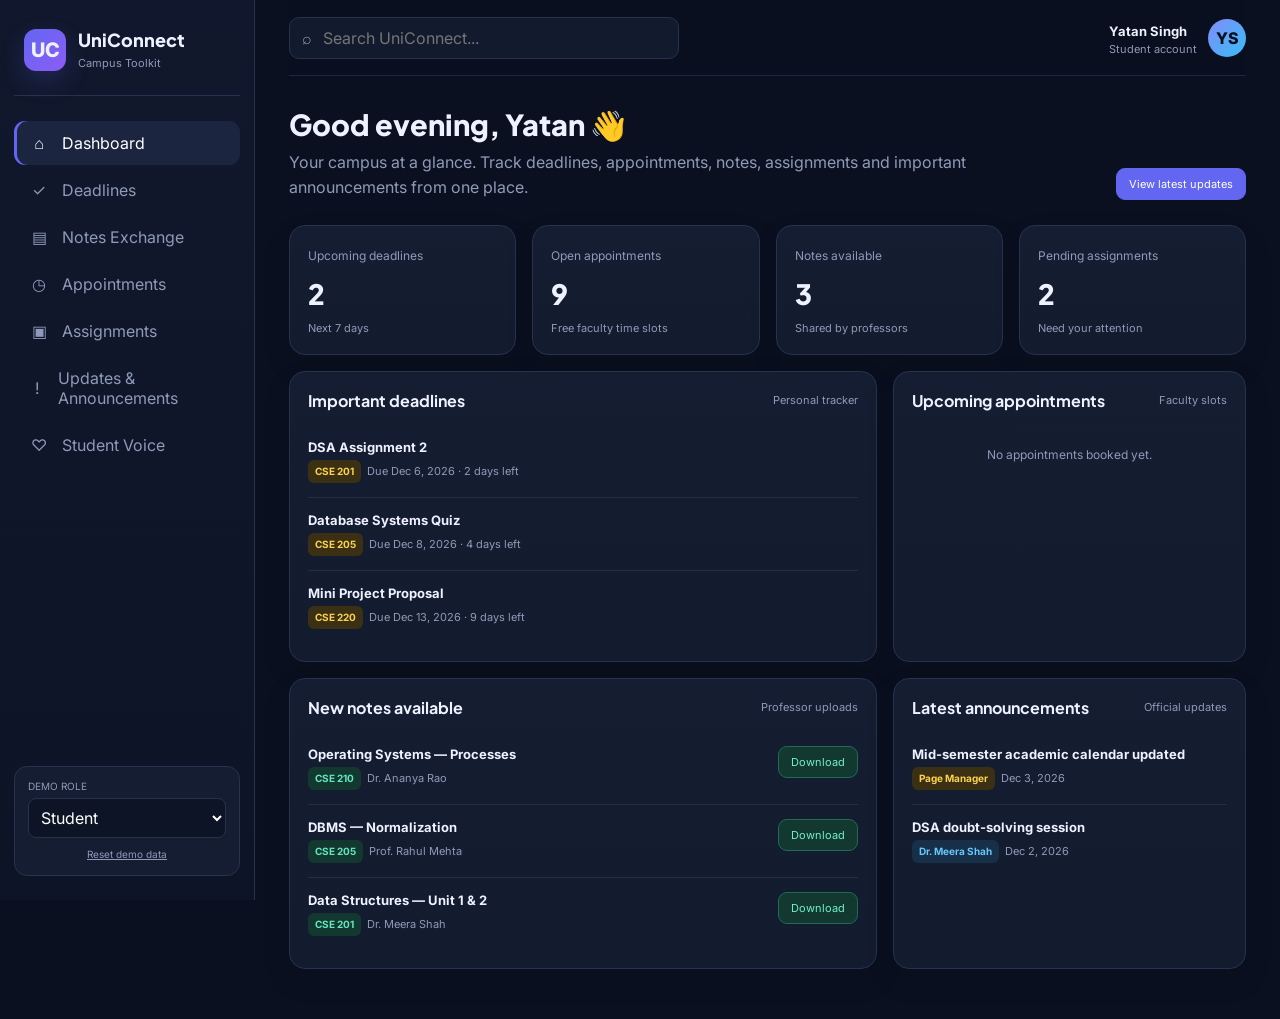
<file: uniconnect/index.html>
<!DOCTYPE html>
<html lang="en">
<head>
<meta charset="UTF-8">
<meta name="viewport" content="width=device-width, initial-scale=1.0">
<title>UniConnect</title>
<link rel="preconnect" href="https://fonts.googleapis.com">
<link href="https://fonts.googleapis.com/css2?family=Inter:wght@400;500;600;700;800&family=Plus+Jakarta+Sans:wght@600;700;800&display=swap" rel="stylesheet">
<style>
:root{
  --bg:#0b1020;--sidebar:#10172a;--card:#151d32;--card2:#1a2440;--border:#273250;
  --text:#eef2ff;--muted:#8e9ab7;--primary:#6366f1;--primary2:#818cf8;
  --success:#34d399;--warning:#fbbf24;--danger:#fb7185;--cyan:#38bdf8;
}
*{box-sizing:border-box} html,body{margin:0;min-height:100%;font-family:Inter,sans-serif;background:var(--bg);color:var(--text)}
button,input,select,textarea{font:inherit} button{cursor:pointer} button:disabled{opacity:.55;cursor:not-allowed}
:focus-visible{outline:2px solid var(--primary2);outline-offset:2px}
.app{display:flex;min-height:100vh}
.sidebar{width:255px;background:linear-gradient(180deg,#11182d,#0d1426);border-right:1px solid var(--border);padding:24px 14px;position:fixed;inset:0 auto 0 0;z-index:20;display:flex;flex-direction:column}
.logo{display:flex;gap:12px;align-items:center;padding:4px 10px 24px;border-bottom:1px solid var(--border)}
.logo-icon{width:42px;height:42px;border-radius:12px;background:linear-gradient(135deg,var(--primary),#8b5cf6);display:grid;place-items:center;font-weight:800;font-size:20px;box-shadow:0 10px 25px #6366f133;flex:none}
.logo h1{font:800 18px "Plus Jakarta Sans";margin:0}.logo small{color:var(--muted);font-size:11px}
.nav{margin-top:22px;flex:1;overflow-y:auto}.nav button{width:100%;border:0;background:transparent;color:var(--muted);padding:12px 14px;border-radius:11px;text-align:left;margin:3px 0;display:flex;gap:12px;align-items:center}
.nav button:hover,.nav button.active{background:#1b2540;color:#fff}.nav button.active{box-shadow:inset 3px 0 var(--primary)}
.nav .ico{width:22px;text-align:center}.nav .count{margin-left:auto;background:#30234d;color:#c4b5fd;border-radius:999px;font-size:10px;font-weight:700;padding:2px 7px}
.rolebox{padding:13px;border:1px solid var(--border);border-radius:13px;background:#151d32;margin-top:12px}
.rolebox label{font-size:10px;color:var(--muted);display:block;margin-bottom:6px}.rolebox select,.role-mobile{width:100%;background:#0d1426;color:#fff;border:1px solid var(--border);border-radius:8px;padding:8px}
.rolebox .reset{margin-top:9px;width:100%;background:transparent;border:0;color:var(--muted);font-size:10px;text-decoration:underline}
.role-mobile{display:none;width:auto;font-size:12px;padding:7px}
.main{margin-left:255px;width:calc(100% - 255px);padding:0 34px 50px}
.topbar{height:76px;display:flex;align-items:center;justify-content:space-between;gap:12px;position:sticky;top:0;z-index:10;background:#0b1020dd;backdrop-filter:blur(14px);border-bottom:1px solid #1d2740}
.search{display:flex;align-items:center;gap:9px;background:#121a2e;border:1px solid var(--border);border-radius:10px;padding:9px 12px;width:min(390px,45vw)}
.search input{border:0;outline:0;background:transparent;color:#fff;width:100%}.search span{color:var(--muted)}
.search .clear-search{border:0;background:transparent;color:var(--muted);padding:0 2px;display:none}.search.has-q .clear-search{display:block}
.profile{display:flex;align-items:center;gap:11px}.avatar{width:38px;height:38px;border-radius:50%;background:linear-gradient(135deg,#818cf8,#38bdf8);display:grid;place-items:center;font-weight:800;color:#07101f;flex:none}.profile b{font-size:13px}.profile small{display:block;color:var(--muted);font-size:11px;margin-top:2px}
.module{display:none;padding-top:30px}.module.active{display:block}
.hero{display:flex;justify-content:space-between;align-items:flex-end;gap:16px;margin-bottom:25px}.hero h2{font:800 29px "Plus Jakarta Sans";margin:0 0 7px}.hero p{margin:0;color:var(--muted);max-width:700px;line-height:1.55}
.grid{display:grid;gap:16px}.stats{grid-template-columns:repeat(4,1fr)}.two{grid-template-columns:1.25fr .75fr}.three{grid-template-columns:repeat(3,1fr)}
.card{background:linear-gradient(180deg,#151d32,#131b2e);border:1px solid var(--border);border-radius:16px;padding:18px;box-shadow:0 12px 30px #00000018;min-width:0}
.stat{min-height:122px;text-align:left;color:inherit;width:100%}.stat:hover{border-color:#3a4870}.stat .label{color:var(--muted);font-size:12px}.stat .num{font:800 28px "Plus Jakarta Sans";margin:12px 0 5px}.stat .hint{font-size:11px;color:var(--muted)}
.section-title{display:flex;justify-content:space-between;align-items:center;gap:10px;margin:0 0 14px}.section-title h3{font:700 16px "Plus Jakarta Sans";margin:0}.section-title span{color:var(--muted);font-size:11px}
.item{display:flex;justify-content:space-between;align-items:flex-start;gap:14px;padding:14px 0;border-bottom:1px solid #222d48}.item:last-child{border-bottom:0}.item h4{margin:0 0 5px;font-size:13px}.item p{margin:0;color:var(--muted);font-size:11px;line-height:1.5}
.item .actions{display:flex;gap:6px;flex-wrap:wrap;justify-content:flex-end;flex:none}
.tag{display:inline-block;border-radius:6px;padding:4px 7px;font-size:10px;font-weight:700;margin-right:6px;background:#252e4b;color:#b9c3dd}.tag.blue{background:#172f49;color:#67c8fa}.tag.green{background:#12382f;color:#63e6be}.tag.yellow{background:#3b3014;color:#fcd34d}.tag.red{background:#401d2a;color:#fda4af}.tag.purple{background:#30234d;color:#c4b5fd}
.btn{border:1px solid var(--border);background:#11192d;color:#dce4ff;border-radius:9px;padding:8px 12px;font-size:11px;white-space:nowrap}.btn:hover{border-color:#56648c}.btn.primary{background:var(--primary);border-color:var(--primary);color:#fff}.btn.success{background:#12382f;border-color:#1e6b58;color:#72efc5}.btn.danger{background:#401d2a;border-color:#6b2a3d;color:#fda4af}
form.card{margin-bottom:18px}.fields{display:grid;grid-template-columns:repeat(3,1fr);gap:12px;margin-bottom:12px}.field label{display:block;color:var(--muted);font-size:10px;margin-bottom:6px}.field input,.field select,.field textarea{width:100%;background:#0d1426;border:1px solid var(--border);color:#fff;border-radius:9px;padding:10px;outline:0}.field textarea{min-height:85px;resize:vertical}.field input:focus,.field select:focus,.field textarea:focus{border-color:var(--primary)}
.field input[type=file]{padding:8px;color:var(--muted)}.field .help{color:var(--muted);font-size:10px;margin-top:5px}
.notice{padding:12px 14px;border-radius:11px;background:#171f35;border:1px solid var(--border);color:#b7c3df;font-size:11px;line-height:1.5;margin-bottom:16px}
.notice strong{color:#fff}.empty{text-align:center;color:var(--muted);font-size:12px;padding:22px}
.prof-grid{display:grid;grid-template-columns:repeat(3,1fr);gap:15px}.prof{padding:17px;border:1px solid var(--border);border-radius:14px;background:#141d32}.prof .avatar{width:44px;height:44px;float:left;margin-right:11px}.prof h4{margin:3px 0 3px;font-size:13px}.prof small{color:var(--muted)}.clear{clear:both}.slots{margin-top:14px;display:flex;flex-wrap:wrap;gap:7px}.slot{border:1px solid #28475a;background:#102b32;color:#68e0c0;border-radius:7px;padding:6px 8px;font-size:10px}.slot:hover:not(:disabled){border-color:#3fa58c}.slot.booked{border-color:#4d2936;background:#291824;color:#fb9aaa}
.slot-form{display:flex;gap:6px;margin-top:12px}.slot-form input{flex:1;min-width:0;background:#0d1426;border:1px solid var(--border);color:#fff;border-radius:8px;padding:7px;font-size:11px}
.update{border-left:3px solid var(--primary)}.update.manager{border-left-color:var(--warning)}.update.professor{border-left-color:var(--cyan)}
.assignment{position:relative}.assignment .status{position:absolute;right:18px;top:18px;margin:0}.assignment h4{padding-right:80px}
.filebox{margin-top:13px;padding:10px;border:1px solid var(--border);border-radius:9px;background:#0d1426;display:flex;justify-content:space-between;align-items:center;gap:10px}.filebox b{font-size:11px}.filebox p{color:var(--muted);font-size:11px;margin:4px 0 0;word-break:break-all}
.toast{position:fixed;right:25px;bottom:25px;background:#1b2540;border:1px solid var(--border);padding:12px 15px;border-radius:10px;font-size:12px;opacity:0;transform:translateY(10px);transition:.25s;z-index:100;pointer-events:none;max-width:calc(100vw - 50px)}.toast.show{opacity:1;transform:none}.toast.error{border-color:#6b2a3d;color:#fda4af}
.modal{position:fixed;inset:0;background:#020617aa;display:none;place-items:center;z-index:80;padding:20px}.modal.show{display:grid}.modal .card{width:min(520px,100%)}
mark{background:#6366f155;color:#fff;border-radius:3px;padding:0 1px}
@media(max-width:1050px){.stats{grid-template-columns:repeat(2,1fr)}.three,.prof-grid{grid-template-columns:1fr 1fr}.two{grid-template-columns:1fr}}
@media(max-width:760px){.sidebar{width:74px;padding:18px 9px}.logo{padding:3px 6px 18px}.logo div:not(.logo-icon),.nav button span:not(.ico),.rolebox{display:none}.nav button{justify-content:center;padding:12px 0}.main{margin-left:74px;width:calc(100% - 74px);padding:0 14px 40px}.topbar{height:68px}.search{width:auto;flex:1}.profile>div:first-child{display:none}.role-mobile{display:block}.fields,.three,.prof-grid{grid-template-columns:1fr}.stats{grid-template-columns:1fr 1fr}.hero{align-items:flex-start;flex-direction:column;gap:12px}.hero h2{font-size:24px}.item{flex-direction:column}.item .actions{justify-content:flex-start}}
</style>
</head>
<body>
<div class="app">
<aside class="sidebar">
  <div class="logo"><div class="logo-icon">UC</div><div><h1>UniConnect</h1><small>Campus Toolkit</small></div></div>
  <nav class="nav" id="nav" aria-label="Main">
    <button class="active" data-page="dashboard" title="Dashboard"><span class="ico">⌂</span><span>Dashboard</span></button>
    <button data-page="deadlines" title="Deadlines"><span class="ico">✓</span><span>Deadlines</span></button>
    <button data-page="notes" title="Notes Exchange"><span class="ico">▤</span><span>Notes Exchange</span></button>
    <button data-page="appointments" title="Appointments"><span class="ico">◷</span><span>Appointments</span></button>
    <button data-page="assignments" title="Assignments"><span class="ico">▣</span><span>Assignments</span></button>
    <button data-page="updates" title="Updates & Announcements"><span class="ico">!</span><span>Updates & Announcements</span></button>
    <button data-page="feedback" title="Student Voice"><span class="ico">♡</span><span>Student Voice</span></button>
  </nav>
  <div class="rolebox"><label for="role">DEMO ROLE</label><select id="role" data-role-select><option>Student</option><option>Professor</option><option>Page Manager</option></select><button class="reset" data-act="resetDemo">Reset demo data</button></div>
</aside>

<main class="main">
<header class="topbar">
  <div class="search" id="searchBox"><span>⌕</span><input id="search" placeholder="Search UniConnect..." aria-label="Search" autocomplete="off"><button class="clear-search" data-act="clearSearch" aria-label="Clear search">✕</button></div>
  <select class="role-mobile" id="roleMobile" data-role-select aria-label="Demo role"><option>Student</option><option>Professor</option><option>Page Manager</option></select>
  <div class="profile"><div><b id="roleName">Yatan Singh</b><small id="roleSub">Student account</small></div><div class="avatar" id="profileAvatar">YS</div></div>
</header>

<!-- DASHBOARD -->
<section class="module active" id="page-dashboard">
 <div class="hero"><div><h2 id="greeting">Hello 👋</h2><p>Your campus at a glance. Track deadlines, appointments, notes, assignments and important announcements from one place.</p></div><button class="btn primary" data-go="updates">View latest updates</button></div>
 <div id="searchResults"></div>
 <div class="grid stats">
   <button class="card stat" data-go="deadlines"><span class="label">Upcoming deadlines</span><div class="num" id="statDeadlines">0</div><span class="hint">Next 7 days</span></button>
   <button class="card stat" data-go="appointments"><span class="label">Open appointments</span><div class="num" id="statSlots">0</div><span class="hint">Free faculty time slots</span></button>
   <button class="card stat" data-go="notes"><span class="label">Notes available</span><div class="num" id="statNotes">0</div><span class="hint">Shared by professors</span></button>
   <button class="card stat" data-go="assignments"><span class="label" id="statAssignmentsLabel">Pending assignments</span><div class="num" id="statAssignments">0</div><span class="hint" id="statAssignmentsHint">Need your attention</span></button>
 </div>
 <div class="grid two" style="margin-top:16px">
   <div class="card"><div class="section-title"><h3>Important deadlines</h3><span>Personal tracker</span></div><div id="dashDeadlines"></div></div>
   <div class="card"><div class="section-title"><h3>Upcoming appointments</h3><span>Faculty slots</span></div><div id="dashAppts"></div></div>
 </div>
 <div class="grid two" style="margin-top:16px">
   <div class="card"><div class="section-title"><h3>New notes available</h3><span>Professor uploads</span></div><div id="dashNotes"></div></div>
   <div class="card"><div class="section-title"><h3>Latest announcements</h3><span>Official updates</span></div><div id="dashUpdates"></div></div>
 </div>
</section>

<!-- DEADLINES -->
<section class="module" id="page-deadlines">
 <div class="hero"><div><h2>Assignment Deadlines</h2><p>Keep your personal academic deadlines organized and visible on the dashboard.</p></div></div>
 <form class="card" id="deadlineForm">
  <div class="fields">
   <div class="field"><label for="dTitle">ASSIGNMENT</label><input id="dTitle" required maxlength="120" placeholder="e.g. Data Structures Lab"></div>
   <div class="field"><label for="dCourse">COURSE</label><input id="dCourse" maxlength="40" placeholder="e.g. CSE 201"></div>
   <div class="field"><label for="dDate">DUE DATE</label><input id="dDate" type="date" required></div>
  </div>
  <button class="btn primary">Add deadline</button>
 </form>
 <div class="card"><div class="section-title"><h3>My deadlines</h3><span>Personal</span></div><div id="deadlineList"></div></div>
</section>

<!-- NOTES -->
<section class="module" id="page-notes">
 <div class="hero"><div><h2>Notes Exchange</h2><p>Browse professor-uploaded notes, download available files, or request a topic you need. Students cannot upload or edit notes here.</p></div></div>
 <div class="notice">🔒 <strong>Student access:</strong> notes are read/download/request only. <strong>Professor access:</strong> professors can upload and remove course notes and fulfil student requests.</div>
 <form class="card" id="noteForm" hidden>
  <div class="fields">
   <div class="field"><label for="nCourse">COURSE</label><input id="nCourse" required maxlength="40" placeholder="e.g. DBMS"></div>
   <div class="field"><label for="nTitle">NOTE TITLE</label><input id="nTitle" required maxlength="120" placeholder="e.g. Normalization — Unit 3"></div>
   <div class="field"><label for="nFile">NOTE FILE</label><input id="nFile" type="file" required accept=".pdf,.doc,.docx,.ppt,.pptx,.txt,.zip,.png,.jpg,.jpeg"><div class="help">Up to 10 MB</div></div>
  </div>
  <div class="field" style="margin-bottom:12px"><label for="nDesc">DESCRIPTION</label><textarea id="nDesc" maxlength="500" placeholder="Topics covered..."></textarea></div>
  <button class="btn primary">Upload note</button>
 </form>
 <div class="card"><div class="section-title"><h3>Available notes</h3><span id="noteRoleHint"></span></div><div id="notesList"></div></div>
 <div class="card" style="margin-top:16px"><div class="section-title"><h3 id="requestsTitle">My note requests</h3><button class="btn" id="requestBtn" data-act="openRequest">Request notes</button></div><div id="requestsList"></div></div>
</section>

<!-- APPOINTMENTS -->
<section class="module" id="page-appointments">
 <div class="hero"><div><h2>Faculty Appointments</h2><p>Choose a faculty member and see their available timings before booking an appointment.</p></div></div>
 <div class="notice" id="apptNotice"></div>
 <div class="prof-grid" id="profGrid"></div>
 <div class="card" style="margin-top:16px"><div class="section-title"><h3 id="apptListTitle">My appointments</h3><span>Upcoming</span></div><div id="myAppts"></div></div>
</section>

<!-- ASSIGNMENTS -->
<section class="module" id="page-assignments">
 <div class="hero"><div><h2>Assignments</h2><p>Professors publish assignments, feedback and comments. Students download the brief and upload their completed work.</p></div></div>
 <input type="file" id="assignmentFilePicker" hidden accept=".pdf,.doc,.docx,.ppt,.pptx,.txt,.zip,.png,.jpg,.jpeg">
 <form class="card" id="assignmentForm" hidden>
  <div class="fields">
   <div class="field"><label for="asTitle">ASSIGNMENT TITLE</label><input id="asTitle" required maxlength="120" placeholder="e.g. Graph Algorithms"></div>
   <div class="field"><label for="asCourse">COURSE</label><input id="asCourse" required maxlength="40" placeholder="e.g. CSE 201"></div>
   <div class="field"><label for="asDue">DUE DATE</label><input id="asDue" type="date" required></div>
  </div>
  <div class="fields" style="grid-template-columns:1fr 2fr">
   <div class="field"><label for="asFile">ASSIGNMENT FILE</label><input id="asFile" type="file" required accept=".pdf,.doc,.docx,.ppt,.pptx,.txt,.zip,.png,.jpg,.jpeg"><div class="help">Up to 10 MB</div></div>
   <div class="field"><label for="asComments">INSTRUCTIONS (OPTIONAL)</label><textarea id="asComments" maxlength="500" style="min-height:62px" placeholder="e.g. Submit one PDF with all answers."></textarea></div>
  </div>
  <button class="btn primary">Upload &amp; Publish Assignment</button>
 </form>
 <div class="notice">🔒 <strong>Permissions:</strong> only professors can create assignments, add feedback or comments. Students can upload a completed assignment to an existing assignment.</div>
 <div class="grid two" id="assignmentList"></div>
</section>

<!-- UPDATES -->
<section class="module" id="page-updates">
 <div class="hero"><div><h2>Updates & Announcements</h2><p>Official campus announcements from page managers and professors.</p></div></div>
 <form class="card" id="updateForm" hidden>
  <div class="fields">
   <div class="field"><label for="uTitle">TITLE</label><input id="uTitle" required maxlength="120" placeholder="Important announcement"></div>
   <div class="field"><label>POSTING AS</label><input id="uBy" disabled></div>
   <div class="field"><label for="uDate">DATE</label><input id="uDate" type="date" required></div>
  </div>
  <div class="field" style="margin-bottom:12px"><label for="uText">ANNOUNCEMENT</label><textarea id="uText" required maxlength="1000" placeholder="Write the official update..."></textarea></div>
  <button class="btn primary">Publish announcement</button>
 </form>
 <div class="notice" id="updateNotice" hidden>🔒 <strong>Student view:</strong> only page managers and professors can publish official announcements.</div>
 <div class="grid" id="updatesList"></div>
</section>

<!-- FEEDBACK -->
<section class="module" id="page-feedback">
 <div class="hero"><div><h2>Student Voice</h2><p>Share feedback with the faculty or campus team. Your name is not displayed on the public feedback feed.</p></div></div>
 <form class="card" id="feedbackForm">
  <div class="fields"><div class="field"><label for="fCat">CATEGORY</label><select id="fCat"><option>Course content</option><option>Teaching / pace</option><option>Facilities</option><option>Campus services</option><option>Other</option></select></div></div>
  <div class="field" style="margin-bottom:12px"><label for="fMsg">FEEDBACK</label><textarea id="fMsg" required maxlength="1000" placeholder="Write your feedback..."></textarea></div>
  <button class="btn primary">Submit feedback</button>
 </form>
 <div class="card"><div class="section-title"><h3>Recent student voice</h3><span>Anonymous feed</span></div><div id="feedbackList"></div></div>
</section>
</main>
</div>

<!-- Reusable input modal (replaces prompt()) -->
<div class="modal" id="modal" role="dialog" aria-modal="true" aria-labelledby="modalTitle">
 <form class="card" id="modalForm">
  <div class="section-title"><h3 id="modalTitle">Request notes</h3><button type="button" class="btn" data-act="closeModal" aria-label="Close">✕</button></div>
  <div class="field" style="margin-bottom:12px"><label for="modalInput" id="modalLabel">COURSE / TOPIC</label><input id="modalInput"><textarea id="modalTextarea" hidden></textarea></div>
  <div style="display:flex;gap:8px;justify-content:flex-end"><button type="button" class="btn" data-act="closeModal">Cancel</button><button class="btn primary" id="modalSubmit">Send request</button></div>
 </form>
</div>
<div class="toast" id="toast" role="status" aria-live="polite"></div>

<script>
'use strict';
/* =====================================================================
   UniConnect — single-file campus toolkit demo.
   Data lives in localStorage; uploaded files live in IndexedDB (which can
   hold far more than localStorage's ~5 MB, so uploads don't silently fail).
   ===================================================================== */
const KEY = 'uniconnect-v3';
const ROLE_KEY = 'uniconnect-role';
const MAX_FILE = 10 * 1024 * 1024;
const PEOPLE = {
  'Student':      { name: 'Yatan Singh',      initials: 'YS' },
  'Professor':    { name: 'Dr. Meera Shah',   initials: 'MS', facultyId: 'p1' },
  'Page Manager': { name: 'UniConnect Admin', initials: 'UC' }
};
const $ = id => document.getElementById(id);

/* ---------------- dates ---------------- */
function isoDate(d) { const p = n => String(n).padStart(2, '0'); return `${d.getFullYear()}-${p(d.getMonth() + 1)}-${p(d.getDate())}`; }
function inDays(n) { const d = new Date(); d.setDate(d.getDate() + n); return isoDate(d); }
function today() { return isoDate(new Date()); }
function daysLeft(date) { const [y, m, d] = date.split('-').map(Number); return Math.round((new Date(y, m - 1, d) - new Date(new Date().toDateString())) / 86400000); }
function dueText(date) { const n = daysLeft(date); return n < 0 ? `Overdue by ${-n} day${n === -1 ? '' : 's'}` : n === 0 ? 'Due today' : `${n} day${n === 1 ? '' : 's'} left`; }
function fmtDate(date) { const [y, m, d] = date.split('-').map(Number); return new Date(y, m - 1, d).toLocaleDateString(undefined, { day: 'numeric', month: 'short', year: 'numeric' }); }
function fmtSize(b) { return b == null ? '' : b < 1024 ? b + ' B' : b < 1048576 ? (b / 1024).toFixed(0) + ' KB' : (b / 1048576).toFixed(1) + ' MB'; }
const uid = p => p + Date.now().toString(36) + Math.random().toString(36).slice(2, 6);

/* ---------------- seed data (dates relative to today so the demo never looks stale) ---------------- */
function seed() {
  return {
    deadlines: [
      { id: 'd1', title: 'DSA Assignment 2', course: 'CSE 201', date: inDays(2) },
      { id: 'd2', title: 'Database Systems Quiz', course: 'CSE 205', date: inDays(4) },
      { id: 'd3', title: 'Mini Project Proposal', course: 'CSE 220', date: inDays(9) }
    ],
    notes: [
      { id: 'n1', course: 'CSE 201', title: 'Data Structures — Unit 1 & 2', file: { name: 'DSA_Units_1_2.txt' }, desc: 'Arrays, linked lists, stacks and queues.', by: 'Dr. Meera Shah' },
      { id: 'n2', course: 'CSE 205', title: 'DBMS — Normalization', file: { name: 'DBMS_Normalization.txt' }, desc: '1NF, 2NF, 3NF and BCNF with examples.', by: 'Prof. Rahul Mehta' },
      { id: 'n3', course: 'CSE 210', title: 'Operating Systems — Processes', file: { name: 'OS_Processes.txt' }, desc: 'Process states, scheduling and context switching.', by: 'Dr. Ananya Rao' }
    ],
    requests: [{ id: 'r1', text: 'Computer Networks — Unit 4', status: 'Requested', by: 'Yatan Singh' }],
    faculty: [
      { id: 'p1', name: 'Dr. Meera Shah', dept: 'Computer Science', initials: 'MS', slots: [{ id: 's1', label: 'Mon · 10:00 AM' }, { id: 's2', label: 'Mon · 11:00 AM' }, { id: 's3', label: 'Wed · 2:00 PM' }] },
      { id: 'p2', name: 'Prof. Rahul Mehta', dept: 'Computer Science', initials: 'RM', slots: [{ id: 's4', label: 'Tue · 11:30 AM' }, { id: 's5', label: 'Thu · 1:00 PM' }, { id: 's6', label: 'Fri · 10:00 AM' }] },
      { id: 'p3', name: 'Dr. Ananya Rao', dept: 'Information Technology', initials: 'AR', slots: [{ id: 's7', label: 'Mon · 3:00 PM' }, { id: 's8', label: 'Wed · 11:30 AM' }, { id: 's9', label: 'Fri · 2:30 PM' }] }
    ],
    appointments: [],
    assignments: [
      { id: 'a1', title: 'Binary Trees Implementation', course: 'CSE 201', due: inDays(3), prof: 'Dr. Meera Shah', feedback: '', comments: 'Use clean function names and include complexity analysis.', file: { name: 'Binary_Trees_Assignment.txt' }, submission: null },
      { id: 'a2', title: 'SQL Normalization Worksheet', course: 'CSE 205', due: inDays(6), prof: 'Prof. Rahul Mehta', feedback: '', comments: 'Submit one PDF with all answers.', file: { name: 'SQL_Normalization_Worksheet.txt' }, submission: null }
    ],
    updates: [
      { id: 'u1', type: 'manager', by: 'Page Manager', title: 'Mid-semester academic calendar updated', text: 'Please check the latest schedule and keep track of revised academic dates.', date: inDays(-1) },
      { id: 'u2', type: 'professor', by: 'Dr. Meera Shah', title: 'DSA doubt-solving session', text: 'An additional doubt-solving session is available this Wednesday at 2 PM.', date: inDays(-2) }
    ],
    feedback: []
  };
}
/** Text used when a seeded (sample) file is downloaded — it was never uploaded, so we generate it. */
function sampleFileText(kind, item) {
  return kind === 'note'
    ? `UniConnect — Course Notes\n\n${item.title}\nCourse: ${item.course}\nUploaded by: ${item.by}\n\n${item.desc}\n\n(This is a sample file. Professors can upload real files from the Notes Exchange.)\n`
    : `UniConnect — Assignment Brief\n\n${item.title}\nCourse: ${item.course}\nProfessor: ${item.prof}\nDue: ${fmtDate(item.due)}\n\nInstructions: ${item.comments || 'See class discussion.'}\n\n(This is a sample file. Professors can upload real assignment files.)\n`;
}

/* ---------------- state & persistence ---------------- */
let db = load();
let role = PEOPLE[localStorage.getItem(ROLE_KEY)] ? localStorage.getItem(ROLE_KEY) : 'Student';
let currentPage = 'dashboard';
let query = '';

function load() {
  try {
    const d = JSON.parse(localStorage.getItem(KEY));
    if (d && Array.isArray(d.notes) && Array.isArray(d.faculty)) return d;
  } catch (e) { /* fall through to seed */ }
  return seed();
}
function save() {
  try { localStorage.setItem(KEY, JSON.stringify(db)); return true; }
  catch (e) { toast('Could not save — browser storage is full or disabled', true); return false; }
}

/* ---------------- file storage (IndexedDB) ---------------- */
const files = {
  _db: null,
  open() {
    if (!this._db) this._db = new Promise((resolve, reject) => {
      const req = indexedDB.open('uniconnect-files', 1);
      req.onupgradeneeded = () => req.result.createObjectStore('files');
      req.onsuccess = () => resolve(req.result);
      req.onerror = () => reject(req.error);
    });
    return this._db;
  },
  async tx(mode, fn) {
    const d = await this.open();
    return new Promise((resolve, reject) => {
      const t = d.transaction('files', mode); let result;
      const r = fn(t.objectStore('files'));
      if (r) r.onsuccess = () => { result = r.result; };
      t.oncomplete = () => resolve(result);
      t.onerror = () => reject(t.error);
      t.onabort = () => reject(t.error);
    });
  },
  put(id, file) { return this.tx('readwrite', s => s.put(file, id)); },
  get(id) { return this.tx('readonly', s => s.get(id)); },
  del(id) { return id ? this.tx('readwrite', s => s.delete(id)).catch(() => {}) : Promise.resolve(); },
  clear() { return this.tx('readwrite', s => s.clear()).catch(() => {}); }
};

/** Validates and stores an uploaded File; returns metadata to keep in db, or null. */
async function storeUpload(file) {
  if (!file) { toast('Please choose a file', true); return null; }
  if (file.size > MAX_FILE) { toast(`"${file.name}" is ${fmtSize(file.size)} — the limit is 10 MB`, true); return null; }
  const meta = { id: uid('f'), name: file.name, size: file.size, type: file.type };
  try { await files.put(meta.id, file); return meta; }
  catch (e) { toast('Could not store the file — browser storage may be full', true); return null; }
}

async function downloadFile(meta, fallbackText) {
  let blob = null, name = meta?.name || 'download.txt';
  if (meta?.id) { try { blob = await files.get(meta.id); } catch (e) { blob = null; } }
  if (!blob && fallbackText != null) blob = new Blob([fallbackText], { type: 'text/plain' });
  if (!blob) { toast('This file is no longer available in this browser', true); return; }
  const url = URL.createObjectURL(blob);
  const a = document.createElement('a');
  a.href = url; a.download = name;
  document.body.appendChild(a); a.click(); a.remove();
  setTimeout(() => URL.revokeObjectURL(url), 4000); // revoking immediately can cancel the download
  toast(`Downloading ${name}`);
}

/* ---------------- ui helpers ---------------- */
function toast(s, isError) {
  const t = $('toast'); t.textContent = s; t.classList.toggle('error', !!isError); t.classList.add('show');
  clearTimeout(window.__toast); window.__toast = setTimeout(() => t.classList.remove('show'), 2600);
}
function esc(s) { return String(s ?? '').replace(/[&<>"']/g, c => ({ '&': '&amp;', '<': '&lt;', '>': '&gt;', '"': '&quot;', "'": '&#39;' }[c])); }
/** Escapes text and highlights the current search query. */
function hl(s) {
  const e = esc(s);
  if (!query) return e;
  const q = esc(query).replace(/[.*+?^${}()|[\]\\]/g, '\\$&');
  return e.replace(new RegExp(q, 'gi'), m => `<mark>${m}</mark>`);
}
function matches(...fields) { return !query || fields.some(f => String(f ?? '').toLowerCase().includes(query.toLowerCase())); }
const empty = msg => `<div class="empty">${esc(msg)}</div>`;
const noMatch = list => query ? empty(`Nothing matches "${query}".`) : list;
const me = () => PEOPLE[role];

let modalHandler = null;
function openModal({ title, label, value = '', placeholder = '', submit = 'Save', multiline = false, onSubmit }) {
  $('modalTitle').textContent = title; $('modalLabel').textContent = label; $('modalSubmit').textContent = submit;
  const input = $('modalInput'), area = $('modalTextarea');
  input.hidden = multiline; area.hidden = !multiline;
  const field = multiline ? area : input;
  $('modalLabel').htmlFor = field.id;
  field.value = value; field.placeholder = placeholder;
  modalHandler = onSubmit;
  $('modal').classList.add('show');
  setTimeout(() => field.focus(), 30);
}
function closeModal() { $('modal').classList.remove('show'); modalHandler = null; }
$('modalForm').onsubmit = e => {
  e.preventDefault();
  const field = $('modalTextarea').hidden ? $('modalInput') : $('modalTextarea');
  const fn = modalHandler; closeModal();
  if (fn) fn(field.value.trim());
};
$('modal').addEventListener('click', e => { if (e.target.id === 'modal') closeModal(); });
document.addEventListener('keydown', e => { if (e.key === 'Escape' && $('modal').classList.contains('show')) closeModal(); });

/* ---------------- navigation, role, search ---------------- */
function go(page) {
  currentPage = page;
  document.querySelectorAll('.nav button').forEach(b => b.classList.toggle('active', b.dataset.page === page));
  document.querySelectorAll('.module').forEach(m => m.classList.toggle('active', m.id === 'page-' + page));
  if (location.hash !== '#' + page) history.replaceState(null, '', '#' + page);
  renderAll(); window.scrollTo(0, 0);
}
function setRole(r) {
  role = r; localStorage.setItem(ROLE_KEY, r);
  document.querySelectorAll('[data-role-select]').forEach(s => { s.value = r; });
  $('roleName').textContent = me().name; $('roleSub').textContent = r + ' account'; $('profileAvatar').textContent = me().initials;
  renderAll();
}
document.querySelectorAll('[data-role-select]').forEach(s => s.addEventListener('change', e => { setRole(e.target.value); toast(e.target.value + ' mode enabled'); }));
$('search').addEventListener('input', e => { query = e.target.value.trim(); $('searchBox').classList.toggle('has-q', !!query); renderAll(); });

/* ---------------- dashboard ---------------- */
function renderDashboard() {
  const h = new Date().getHours();
  const first = me().name.split(' ')[0];
  $('greeting').textContent = `${h < 12 ? 'Good morning' : h < 17 ? 'Good afternoon' : 'Good evening'}, ${/^(Dr|Prof)\.?$/.test(first) ? me().name : first} 👋`;
  $('statDeadlines').textContent = db.deadlines.filter(x => daysLeft(x.date) >= 0 && daysLeft(x.date) <= 7).length;
  $('statSlots').textContent = db.faculty.reduce((n, p) => n + p.slots.filter(s => !s.bookedBy).length, 0);
  $('statNotes').textContent = db.notes.length;
  if (role === 'Student') {
    $('statAssignmentsLabel').textContent = 'Pending assignments'; $('statAssignmentsHint').textContent = 'Need your attention';
    $('statAssignments').textContent = db.assignments.filter(a => !a.submission).length;
  } else {
    $('statAssignmentsLabel').textContent = 'Submissions received'; $('statAssignmentsHint').textContent = 'Ready to review';
    $('statAssignments').textContent = db.assignments.filter(a => a.submission).length;
  }
  const d = [...db.deadlines].filter(x => daysLeft(x.date) >= 0).sort((a, b) => a.date.localeCompare(b.date)).slice(0, 4);
  $('dashDeadlines').innerHTML = d.length ? d.map(x => `<div class="item"><div><h4>${esc(x.title)}</h4><p><span class="tag yellow">${esc(x.course || 'Course')}</span>Due ${fmtDate(x.date)} · ${dueText(x.date)}</p></div></div>`).join('') : empty('No upcoming deadlines.');
  const ap = db.appointments.slice(-4).reverse();
  $('dashAppts').innerHTML = ap.length ? ap.map(x => `<div class="item"><div><h4>${esc(x.faculty)}</h4><p><span class="tag blue">${esc(x.slot)}</span>${esc(x.reason || 'Academic discussion')}</p></div></div>`).join('') : empty('No appointments booked yet.');
  $('dashNotes').innerHTML = db.notes.length ? db.notes.slice(-3).reverse().map(x => `<div class="item"><div><h4>${esc(x.title)}</h4><p><span class="tag green">${esc(x.course)}</span>${esc(x.by)}</p></div><div class="actions"><button class="btn success" data-act="downloadNote" data-id="${x.id}">Download</button></div></div>`).join('') : empty('No notes yet.');
  $('dashUpdates').innerHTML = db.updates.length ? [...db.updates].sort((a, b) => b.date.localeCompare(a.date)).slice(0, 3).map(x => `<div class="item"><div><h4>${esc(x.title)}</h4><p><span class="tag ${x.type === 'manager' ? 'yellow' : 'blue'}">${esc(x.by)}</span>${fmtDate(x.date)}</p></div></div>`).join('') : empty('No announcements yet.');
  renderSearchResults();
}

function renderSearchResults() {
  if (!query) { $('searchResults').innerHTML = ''; return; }
  const groups = [
    ['deadlines', 'Deadline', db.deadlines.filter(x => matches(x.title, x.course)).map(x => [x.title, x.course])],
    ['notes', 'Note', db.notes.filter(x => matches(x.title, x.course, x.desc, x.by)).map(x => [x.title, x.course])],
    ['assignments', 'Assignment', db.assignments.filter(x => matches(x.title, x.course, x.prof)).map(x => [x.title, x.course])],
    ['appointments', 'Faculty', db.faculty.filter(x => matches(x.name, x.dept)).map(x => [x.name, x.dept])],
    ['updates', 'Announcement', db.updates.filter(x => matches(x.title, x.text, x.by)).map(x => [x.title, x.by])],
    ['feedback', 'Feedback', db.feedback.filter(x => matches(x.cat, x.msg)).map(x => [x.msg, x.cat])]
  ];
  const rows = groups.flatMap(([page, label, items]) => items.map(([t, sub]) => `<div class="item"><div><h4>${hl(t)}</h4><p><span class="tag purple">${label}</span>${esc(sub || '')}</p></div><div class="actions"><button class="btn" data-go="${page}">Open</button></div></div>`));
  $('searchResults').innerHTML = `<div class="card" style="margin-bottom:16px"><div class="section-title"><h3>Search results for “${esc(query)}”</h3><span>${rows.length} found</span></div>${rows.join('') || empty('Nothing found.')}</div>`;
}

/* ---------------- deadlines ---------------- */
$('deadlineForm').onsubmit = e => {
  e.preventDefault();
  db.deadlines.push({ id: uid('d'), title: $('dTitle').value.trim(), course: $('dCourse').value.trim(), date: $('dDate').value });
  if (save()) { e.target.reset(); renderAll(); toast('Deadline added'); }
};
function renderDeadlines() {
  const arr = [...db.deadlines].sort((a, b) => a.date.localeCompare(b.date)).filter(x => matches(x.title, x.course));
  $('deadlineList').innerHTML = arr.length ? arr.map(x => {
    const n = daysLeft(x.date);
    return `<div class="item"><div><h4>${hl(x.title)}</h4><p><span class="tag ${n < 0 ? 'red' : 'yellow'}">${hl(x.course || 'Course')}</span>Due ${fmtDate(x.date)} · ${dueText(x.date)}</p></div><div class="actions"><button class="btn danger" data-act="removeDeadline" data-id="${x.id}">Delete</button></div></div>`;
  }).join('') : noMatch(empty('No deadlines yet. Add one above.'));
}

/* ---------------- notes ---------------- */
$('noteForm').onsubmit = async e => {
  e.preventDefault();
  if (role !== 'Professor') return;
  const btn = e.submitter; if (btn) btn.disabled = true;
  const meta = await storeUpload($('nFile').files[0]);
  if (btn) btn.disabled = false;
  if (!meta) return;
  db.notes.push({ id: uid('n'), course: $('nCourse').value.trim(), title: $('nTitle').value.trim(), file: meta, desc: $('nDesc').value.trim(), by: me().name });
  if (save()) { e.target.reset(); renderAll(); toast('Note uploaded for students'); }
};
function renderNotes() {
  const professor = role === 'Professor', student = role === 'Student';
  $('noteForm').hidden = !professor;
  $('noteRoleHint').textContent = professor ? 'Professor upload controls enabled' : 'View / download / request only';
  const notes = db.notes.slice().reverse().filter(n => matches(n.title, n.course, n.desc, n.by, n.file?.name));
  $('notesList').innerHTML = notes.length ? notes.map(n => `<div class="item"><div><h4><span class="tag green">${hl(n.course)}</span>${hl(n.title)}</h4><p>${hl(n.desc || 'No description')} · Uploaded by ${hl(n.by)}</p><p style="margin-top:7px"><span class="tag">${esc(n.file?.name || 'file')}${n.file?.size ? ' · ' + fmtSize(n.file.size) : ''}</span></p></div><div class="actions"><button class="btn success" data-act="downloadNote" data-id="${n.id}">Download</button>${student ? `<button class="btn" data-act="requestRelated" data-id="${n.id}">Request more</button>` : ''}${professor ? `<button class="btn danger" data-act="removeNote" data-id="${n.id}">Remove</button>` : ''}</div></div>`).join('') : noMatch(empty('No notes available yet.'));

  $('requestsTitle').textContent = student ? 'My note requests' : 'Student note requests';
  $('requestBtn').hidden = !student;
  const reqs = db.requests.slice().reverse().filter(r => matches(r.text));
  $('requestsList').innerHTML = reqs.length ? reqs.map(r => `<div class="item"><div><h4>${hl(r.text)}</h4><p><span class="tag ${r.status === 'Fulfilled' ? 'green' : 'purple'}">${esc(r.status)}</span>${student ? 'Note request' : 'Requested by ' + esc(r.by)}</p></div><div class="actions">${professor && r.status !== 'Fulfilled' ? `<button class="btn success" data-act="fulfilRequest" data-id="${r.id}">Mark fulfilled</button>` : ''}${student ? `<button class="btn danger" data-act="removeRequest" data-id="${r.id}">Withdraw</button>` : ''}</div></div>`).join('') : noMatch(empty('No requests yet.'));
}
function openRequest(prefill = '') {
  if (role !== 'Student') { toast('Note requests are a student feature'); return; }
  openModal({ title: 'Request notes', label: 'COURSE / TOPIC', value: prefill, placeholder: 'e.g. Operating Systems Unit 4', submit: 'Send request',
    onSubmit: text => {
      if (!text) { toast('Enter a course or topic', true); return; }
      db.requests.push({ id: uid('r'), text, status: 'Requested', by: me().name });
      if (save()) { renderAll(); toast('Note request sent'); }
    } });
}

/* ---------------- appointments ---------------- */
function renderAppointments() {
  const student = role === 'Student', professor = role === 'Professor';
  $('apptNotice').innerHTML = student ? '🗓 <strong>Click a green time slot</strong> to book it. Booked slots turn red; cancelling frees the slot again.'
    : professor ? '🗓 <strong>Professor view:</strong> add new time slots to your card and see who has booked you.' : '🗓 <strong>Read-only:</strong> switch to Student mode to book an appointment.';
  const fac = db.faculty.filter(p => matches(p.name, p.dept));
  $('profGrid').innerHTML = fac.length ? fac.map(p => `<div class="prof"><div class="avatar">${esc(p.initials)}</div><h4>${hl(p.name)}</h4><small>${hl(p.dept)}</small><div class="clear"></div>
    <div class="slots">${p.slots.length ? p.slots.map(s => `<button class="slot ${s.bookedBy ? 'booked' : ''}" ${s.bookedBy || !student ? 'disabled' : ''} data-act="bookSlot" data-id="${p.id}" data-slot="${s.id}" title="${s.bookedBy ? 'Already booked' : student ? 'Book this slot' : ''}">${esc(s.label)}${s.bookedBy ? ' · Booked' : ''}</button>`).join('') : '<span style="color:var(--muted);font-size:11px">No slots published.</span>'}</div>
    ${professor && p.id === me().facultyId ? `<form class="slot-form" data-slot-form="${p.id}"><input placeholder="e.g. Thu · 4:00 PM" maxlength="30" required aria-label="New slot"><button class="btn primary">Add slot</button></form>` : ''}
  </div>`).join('') : noMatch(empty('No faculty found.'));
  document.querySelectorAll('[data-slot-form]').forEach(f => f.onsubmit = e => {
    e.preventDefault();
    const p = db.faculty.find(x => x.id === f.dataset.slotForm), label = f.querySelector('input').value.trim();
    if (!label) return;
    p.slots.push({ id: uid('s'), label });
    if (save()) { renderAll(); toast('Time slot added'); }
  });
  $('apptListTitle').textContent = student ? 'My appointments' : professor ? 'Appointments with you' : 'All appointments';
  let list = db.appointments.slice().reverse();
  if (professor) list = list.filter(a => a.facultyId === me().facultyId);
  list = list.filter(a => matches(a.faculty, a.slot, a.reason));
  $('myAppts').innerHTML = list.length ? list.map(a => `<div class="item"><div><h4>${hl(student ? a.faculty : a.student + ' → ' + a.faculty)}</h4><p><span class="tag blue">${esc(a.slot)}</span>${hl(a.reason || 'Academic appointment')}</p></div><div class="actions">${student || professor ? `<button class="btn danger" data-act="cancelAppt" data-id="${a.id}">Cancel</button>` : ''}</div></div>`).join('') : noMatch(empty('No appointments booked yet.'));
}
function bookSlot(pid, sid) {
  if (role !== 'Student') { toast('Switch to Student mode to book an appointment'); return; }
  const p = db.faculty.find(x => x.id === pid), s = p?.slots.find(x => x.id === sid);
  if (!s || s.bookedBy) { toast('That slot is no longer available', true); renderAll(); return; }
  openModal({ title: `Book ${p.name}`, label: `REASON FOR ${s.label.toUpperCase()} (OPTIONAL)`, value: 'Academic discussion', submit: 'Book appointment',
    onSubmit: reason => {
      if (s.bookedBy) { toast('That slot was just booked', true); return; }
      const id = uid('ap');
      db.appointments.push({ id, facultyId: p.id, slotId: s.id, faculty: p.name, slot: s.label, reason, student: me().name });
      s.bookedBy = id;
      if (save()) { renderAll(); toast(`Appointment booked with ${p.name}`); }
    } });
}
function cancelAppt(id) {
  const a = db.appointments.find(x => x.id === id); if (!a) return;
  const slot = db.faculty.find(p => p.id === a.facultyId)?.slots.find(s => s.id === a.slotId);
  if (slot) delete slot.bookedBy; // free the slot again
  db.appointments = db.appointments.filter(x => x.id !== id);
  if (save()) { renderAll(); toast('Appointment cancelled — slot is open again'); }
}

/* ---------------- assignments ---------------- */
$('assignmentForm').onsubmit = async e => {
  e.preventDefault();
  if (role !== 'Professor') return;
  const btn = e.submitter; if (btn) btn.disabled = true;
  const meta = await storeUpload($('asFile').files[0]);
  if (btn) btn.disabled = false;
  if (!meta) return;
  db.assignments.push({ id: uid('a'), title: $('asTitle').value.trim(), course: $('asCourse').value.trim(), due: $('asDue').value, prof: me().name, feedback: '', comments: $('asComments').value.trim(), file: meta, submission: null });
  if (save()) { e.target.reset(); renderAll(); toast('Assignment uploaded and published'); }
};
function renderAssignments() {
  const prof = role === 'Professor', student = role === 'Student';
  $('assignmentForm').hidden = !prof;
  const list = db.assignments.slice().reverse().filter(a => matches(a.title, a.course, a.prof, a.comments));
  $('assignmentList').innerHTML = list.length ? list.map(a => {
    const sub = a.submission, late = !sub && daysLeft(a.due) < 0;
    const status = sub ? ['green', 'Submitted'] : late ? ['red', 'Overdue'] : ['yellow', 'Pending'];
    return `<div class="card assignment">
<span class="status tag ${status[0]}">${status[1]}</span>
<h4 style="margin:0 0 6px">${hl(a.title)}</h4>
<p style="color:var(--muted);font-size:11px;margin:0"><span class="tag blue">${hl(a.course)}</span>Due ${fmtDate(a.due)} · ${esc(a.prof)}${sub ? '' : ' · ' + dueText(a.due)}</p>
<div class="filebox"><div><b>Assignment file</b><p>${esc(a.file?.name || 'No file attached')}${a.file?.size ? ' · ' + fmtSize(a.file.size) : ''}</p></div>${a.file ? `<button class="btn success" data-act="downloadAssignment" data-id="${a.id}">Download</button>` : ''}</div>
${sub ? `<div class="filebox"><div><b style="color:var(--success)">✓ Completed work</b><p>${esc(sub.name)} · ${fmtSize(sub.size)} · submitted ${new Date(sub.at).toLocaleString(undefined, { dateStyle: 'medium', timeStyle: 'short' })}</p></div><button class="btn" data-act="downloadSubmission" data-id="${a.id}">Download</button></div>` : ''}
<div style="margin-top:14px">
<b style="font-size:11px">Professor comments</b>
<p style="color:var(--muted);font-size:11px;margin-top:6px">${esc(a.comments || 'No comments yet.')}</p>
<b style="font-size:11px;display:block;margin-top:12px">Feedback</b>
<p style="color:var(--muted);font-size:11px;margin-top:6px">${esc(a.feedback || (sub ? 'Awaiting review.' : 'Feedback will appear here after review.'))}</p>
</div>
<div style="margin-top:15px;display:flex;gap:7px;flex-wrap:wrap">
${student ? `<button class="btn primary" data-act="uploadCompleted" data-id="${a.id}">${sub ? 'Replace submission' : 'Upload completed assignment'}</button>` : ''}
${student && sub ? `<button class="btn danger" data-act="removeSubmission" data-id="${a.id}">Remove submission</button>` : ''}
${prof ? `<button class="btn" data-act="addComment" data-id="${a.id}">${a.comments ? 'Edit' : 'Add'} comment</button><button class="btn success" data-act="addFeedback" data-id="${a.id}" ${sub ? '' : 'title="No submission yet"'}>${a.feedback ? 'Edit' : 'Add'} feedback</button><button class="btn danger" data-act="deleteAssignment" data-id="${a.id}">Delete</button>` : ''}
</div></div>`;
  }).join('') : `<div class="card">${noMatch(empty('No assignments published yet.'))}</div>`;
}
let pendingSubmissionId = null;
$('assignmentFilePicker').addEventListener('change', async () => {
  const picker = $('assignmentFilePicker'), file = picker.files[0], id = pendingSubmissionId;
  pendingSubmissionId = null;
  if (!file || !id) return;
  const meta = await storeUpload(file);
  if (!meta) return;
  const a = db.assignments.find(x => x.id === id);
  if (!a) { files.del(meta.id); return; }
  const old = a.submission;
  a.submission = { ...meta, at: new Date().toISOString() };
  if (save()) { if (old) files.del(old.id); renderAll(); toast(`Uploaded ${file.name}`); }
  else { a.submission = old; files.del(meta.id); }
});
function uploadCompleted(id) {
  if (role !== 'Student') { toast('Only students can upload completed assignments'); return; }
  pendingSubmissionId = id;
  const picker = $('assignmentFilePicker'); picker.value = ''; picker.click();
}

/* ---------------- updates ---------------- */
$('updateForm').onsubmit = e => {
  e.preventDefault();
  if (role === 'Student') return;
  db.updates.push({ id: uid('u'), type: role === 'Page Manager' ? 'manager' : 'professor', by: role === 'Page Manager' ? 'Page Manager' : me().name, author: role, title: $('uTitle').value.trim(), text: $('uText').value.trim(), date: $('uDate').value });
  if (save()) { e.target.reset(); $('uDate').value = today(); renderAll(); toast('Official announcement published'); }
};
function renderUpdates() {
  const canPost = role === 'Professor' || role === 'Page Manager';
  $('updateForm').hidden = !canPost; $('updateNotice').hidden = canPost;
  $('uBy').value = role === 'Page Manager' ? 'Page Manager' : me().name;
  if (!$('uDate').value) $('uDate').value = today();
  const list = [...db.updates].sort((a, b) => b.date.localeCompare(a.date)).filter(u => matches(u.title, u.text, u.by));
  $('updatesList').innerHTML = list.length ? list.map(u => {
    const mine = (role === 'Page Manager' && u.type === 'manager') || (role === 'Professor' && u.by === me().name);
    return `<div class="card update ${u.type}"><div class="section-title"><h3>${hl(u.title)}</h3><span>${fmtDate(u.date)}</span></div><p style="font-size:12px;color:var(--muted);line-height:1.6;white-space:pre-wrap">${hl(u.text)}</p><div style="margin-top:10px;display:flex;justify-content:space-between;align-items:center;gap:8px"><p style="margin:0;font-size:10px;color:var(--muted)"><span class="tag ${u.type === 'manager' ? 'yellow' : 'blue'}">${esc(u.by)}</span>Official announcement</p>${mine ? `<button class="btn danger" data-act="deleteUpdate" data-id="${u.id}">Delete</button>` : ''}</div></div>`;
  }).join('') : `<div class="card">${noMatch(empty('No announcements yet.'))}</div>`;
}

/* ---------------- feedback ---------------- */
$('feedbackForm').onsubmit = e => {
  e.preventDefault();
  db.feedback.push({ id: uid('f'), cat: $('fCat').value, msg: $('fMsg').value.trim(), date: today() });
  if (save()) { e.target.reset(); renderAll(); toast('Anonymous feedback submitted'); }
};
function renderFeedback() {
  const list = db.feedback.slice().reverse().filter(f => matches(f.cat, f.msg));
  $('feedbackList').innerHTML = list.length ? list.map(f => `<div class="item"><div><h4><span class="tag purple">${esc(f.cat)}</span><span style="color:var(--muted);font-weight:400;font-size:10px">${f.date ? fmtDate(f.date) : ''}</span></h4><p style="white-space:pre-wrap">${hl(f.msg)}</p></div></div>`).join('') : noMatch(empty('No feedback submitted yet.'));
}

/* ---------------- actions (event delegation — no inline onclick, so any text is safe) ---------------- */
const find = (arr, id) => db[arr].find(x => x.id === id);
const ACTIONS = {
  clearSearch() { $('search').value = ''; query = ''; $('searchBox').classList.remove('has-q'); renderAll(); },
  closeModal,
  openRequest: () => openRequest(),
  requestRelated: id => openRequest(find('notes', id)?.title || ''),
  removeDeadline(id) { db.deadlines = db.deadlines.filter(x => x.id !== id); if (save()) { renderAll(); toast('Deadline removed'); } },
  downloadNote(id) { const n = find('notes', id); if (n) downloadFile(n.file, sampleFileText('note', n)); },
  removeNote(id) {
    const n = find('notes', id); if (!n || !confirm(`Remove "${n.title}" for all students?`)) return;
    db.notes = db.notes.filter(x => x.id !== id); if (save()) { files.del(n.file?.id); renderAll(); toast('Note removed'); }
  },
  fulfilRequest(id) { const r = find('requests', id); if (r) { r.status = 'Fulfilled'; if (save()) { renderAll(); toast('Request marked as fulfilled'); } } },
  removeRequest(id) { db.requests = db.requests.filter(x => x.id !== id); if (save()) { renderAll(); toast('Request withdrawn'); } },
  bookSlot: (id, el) => bookSlot(id, el.dataset.slot),
  cancelAppt,
  downloadAssignment(id) { const a = find('assignments', id); if (a) downloadFile(a.file, sampleFileText('assignment', a)); },
  downloadSubmission(id) { const a = find('assignments', id); if (a?.submission) downloadFile(a.submission); },
  uploadCompleted,
  removeSubmission(id) {
    const a = find('assignments', id); if (!a?.submission || !confirm('Remove your submitted file?')) return;
    const old = a.submission; a.submission = null; if (save()) { files.del(old.id); renderAll(); toast('Submission removed'); }
  },
  addComment(id) {
    const a = find('assignments', id); if (!a) return;
    openModal({ title: 'Professor comment', label: a.title.toUpperCase(), value: a.comments, multiline: true, submit: 'Save comment',
      onSubmit: v => { a.comments = v; if (save()) { renderAll(); toast('Comment saved'); } } });
  },
  addFeedback(id) {
    const a = find('assignments', id); if (!a) return;
    openModal({ title: 'Feedback', label: a.title.toUpperCase(), value: a.feedback, multiline: true, submit: 'Save feedback',
      onSubmit: v => { a.feedback = v; if (save()) { renderAll(); toast('Feedback added'); } } });
  },
  deleteAssignment(id) {
    const a = find('assignments', id); if (!a || !confirm(`Delete "${a.title}" and any submission?`)) return;
    db.assignments = db.assignments.filter(x => x.id !== id);
    if (save()) { files.del(a.file?.id); files.del(a.submission?.id); renderAll(); toast('Assignment deleted'); }
  },
  deleteUpdate(id) { if (!confirm('Delete this announcement?')) return; db.updates = db.updates.filter(x => x.id !== id); if (save()) { renderAll(); toast('Announcement deleted'); } },
  async resetDemo() {
    if (!confirm('Reset all demo data? Uploaded files, deadlines and bookings will be removed.')) return;
    await files.clear(); db = seed(); save(); renderAll(); toast('Demo data reset');
  }
};
document.addEventListener('click', e => {
  const goBtn = e.target.closest('[data-go]');
  if (goBtn) { go(goBtn.dataset.go); return; }
  const navBtn = e.target.closest('#nav button[data-page]');
  if (navBtn) { go(navBtn.dataset.page); return; }
  const el = e.target.closest('[data-act]');
  if (el && ACTIONS[el.dataset.act] && !el.disabled) { e.preventDefault(); ACTIONS[el.dataset.act](el.dataset.id, el); }
});

/* ---------------- boot ---------------- */
function renderAll() { renderDashboard(); renderDeadlines(); renderNotes(); renderAppointments(); renderAssignments(); renderUpdates(); renderFeedback(); }
window.addEventListener('storage', e => { if (e.key === KEY) { db = load(); renderAll(); } }); // keep multiple tabs in sync
setRole(role);
const startPage = location.hash.slice(1);
go(document.getElementById('page-' + startPage) ? startPage : 'dashboard');
files.open().catch(() => toast('File storage is unavailable in this browser — uploads will not work', true));
</script>
</body>
</html>
</file>
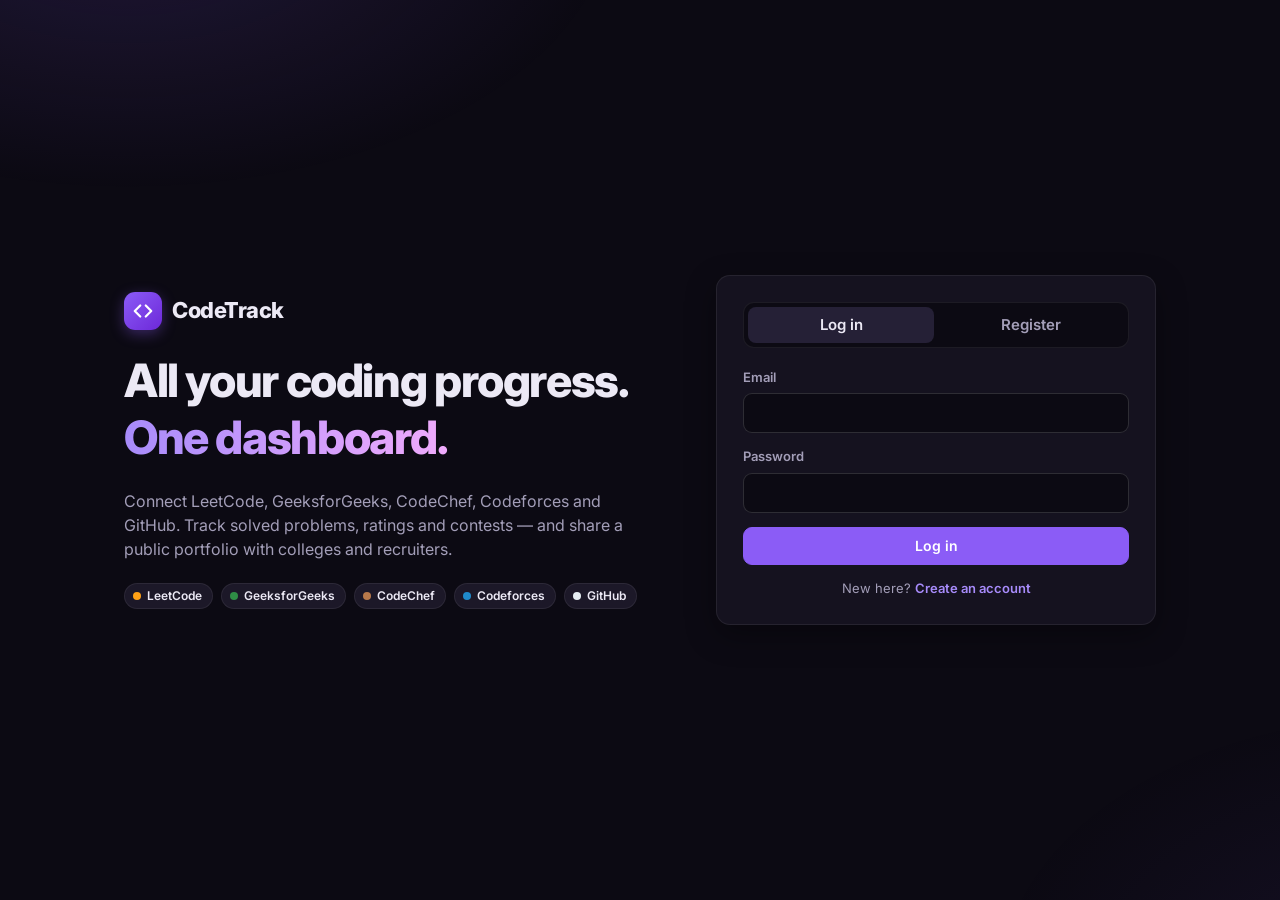
<file: codetrack/codetrack-frontend/index.html>
<!DOCTYPE html>
<html lang="en">
<head>
  <meta charset="UTF-8" />
  <meta name="viewport" content="width=device-width, initial-scale=1" />
  <title>CodeTrack — all your coding progress in one place</title>
  <meta name="description" content="Connect LeetCode, GeeksforGeeks, CodeChef, Codeforces and GitHub and track your coding progress in one dashboard." />
  <meta name="theme-color" content="#0c0a13" />
  <link rel="preconnect" href="https://fonts.googleapis.com" />
  <link rel="preconnect" href="https://fonts.gstatic.com" crossorigin />
  <link href="https://fonts.googleapis.com/css2?family=Inter:wght@400;500;600;700;800&display=swap" rel="stylesheet" />
  <link rel="stylesheet" href="style.css" />
  <link rel="icon" href="data:image/svg+xml,%3Csvg xmlns='http://www.w3.org/2000/svg' viewBox='0 0 32 32'%3E%3Crect width='32' height='32' rx='8' fill='%238b5cf6'/%3E%3Cpath d='M12 10l-6 6 6 6M20 10l6 6-6 6' stroke='white' stroke-width='3' fill='none' stroke-linecap='round' stroke-linejoin='round'/%3E%3C/svg%3E" />
</head>
<body class="booting">
  <a class="skip-link" href="#main">Skip to content</a>

  <!-- ============================== AUTH VIEW ============================== -->
  <section id="auth-view" class="auth" hidden>
    <div class="auth-hero">
      <div class="logo logo-lg">
        <span class="logo-mark" aria-hidden="true">
          <svg viewBox="0 0 24 24" width="22" height="22"><path d="M9 6l-6 6 6 6M15 6l6 6-6 6" stroke="currentColor" stroke-width="2.4" fill="none" stroke-linecap="round" stroke-linejoin="round"/></svg>
        </span>
        <span>CodeTrack</span>
      </div>
      <h1>All your coding progress.<br /><span class="grad">One dashboard.</span></h1>
      <p class="muted">Connect LeetCode, GeeksforGeeks, CodeChef, Codeforces and GitHub. Track solved problems, ratings and contests — and share a public portfolio with colleges and recruiters.</p>
      <ul class="auth-platforms" id="auth-platforms" aria-label="Supported platforms"></ul>
    </div>

    <div class="auth-card card">
      <div class="tabs" role="tablist" aria-label="Sign in or create an account">
        <button type="button" class="tab auth-tab" role="tab" id="tab-login" data-tab="login" aria-controls="login-form" aria-selected="true">Log in</button>
        <button type="button" class="tab auth-tab" role="tab" id="tab-register" data-tab="register" aria-controls="register-form" aria-selected="false">Register</button>
      </div>

      <!-- Login -->
      <form id="login-form" class="form" role="tabpanel" aria-labelledby="tab-login" novalidate>
        <div class="field">
          <label for="login-email">Email</label>
          <input id="login-email" name="email" type="email" autocomplete="email" required />
          <p class="field-error" data-for="email"></p>
        </div>
        <div class="field">
          <label for="login-password">Password</label>
          <input id="login-password" name="password" type="password" autocomplete="current-password" required />
          <p class="field-error" data-for="password"></p>
        </div>
        <p class="form-error" id="login-error" role="alert"></p>
        <button type="submit" class="btn btn-primary btn-block" id="login-submit">Log in</button>
        <p class="muted small center">New here? <button type="button" class="link-btn" data-switch-tab="register">Create an account</button></p>
      </form>

      <!-- Register -->
      <form id="register-form" class="form" role="tabpanel" aria-labelledby="tab-register" novalidate hidden>
        <div class="field">
          <label for="reg-name">Full name</label>
          <input id="reg-name" name="name" type="text" autocomplete="name" required maxlength="100" />
          <p class="field-error" data-for="name"></p>
        </div>
        <div class="field">
          <label for="reg-email">Email</label>
          <input id="reg-email" name="email" type="email" autocomplete="email" required />
          <p class="field-error" data-for="email"></p>
        </div>
        <div class="field">
          <label for="reg-password">Password</label>
          <input id="reg-password" name="password" type="password" autocomplete="new-password" required minlength="8" maxlength="72" aria-describedby="reg-password-hint" />
          <p class="hint" id="reg-password-hint">At least 8 characters.</p>
          <p class="field-error" data-for="password"></p>
        </div>
        <div class="field">
          <label for="reg-college">College <span class="optional">(optional)</span></label>
          <input id="reg-college" name="college" type="text" autocomplete="organization" maxlength="150" />
          <p class="field-error" data-for="college"></p>
        </div>
        <div class="field">
          <label for="reg-role">Account type</label>
          <select id="reg-role" name="role">
            <option value="STUDENT">Student</option>
            <option value="COLLEGE">College</option>
            <option value="RECRUITER">Recruiter</option>
          </select>
          <p class="field-error" data-for="role"></p>
        </div>
        <p class="form-error" id="register-error" role="alert"></p>
        <button type="submit" class="btn btn-primary btn-block" id="register-submit">Create account</button>
        <p class="muted small center">Already have an account? <button type="button" class="link-btn" data-switch-tab="login">Log in</button></p>
      </form>
    </div>
  </section>

  <!-- ============================== APP SHELL ============================== -->
  <div id="app" class="app" hidden>
    <!-- Mobile top bar (signed in) -->
    <header class="topbar" id="topbar">
      <button type="button" class="icon-btn" id="menu-toggle" aria-label="Open menu" aria-controls="sidebar" aria-expanded="false">
        <svg viewBox="0 0 24 24" width="22" height="22" aria-hidden="true"><path d="M4 7h16M4 12h16M4 17h16" stroke="currentColor" stroke-width="2" stroke-linecap="round"/></svg>
      </button>
      <a class="logo" href="#/" aria-label="CodeTrack home">
        <span class="logo-mark" aria-hidden="true"><svg viewBox="0 0 24 24" width="16" height="16"><path d="M9 6l-6 6 6 6M15 6l6 6-6 6" stroke="currentColor" stroke-width="2.6" fill="none" stroke-linecap="round" stroke-linejoin="round"/></svg></span>
        <span>CodeTrack</span>
      </a>
      <span class="topbar-spacer"></span>
    </header>

    <!-- Guest header (public profile without login) -->
    <header class="guest-header" id="guest-header">
      <a class="logo" href="#/login" aria-label="CodeTrack">
        <span class="logo-mark" aria-hidden="true"><svg viewBox="0 0 24 24" width="16" height="16"><path d="M9 6l-6 6 6 6M15 6l6 6-6 6" stroke="currentColor" stroke-width="2.6" fill="none" stroke-linecap="round" stroke-linejoin="round"/></svg></span>
        <span>CodeTrack</span>
      </a>
      <a class="btn btn-primary btn-sm" href="#/login">Sign in</a>
    </header>

    <div class="sidebar-backdrop" id="sidebar-backdrop"></div>

    <aside class="sidebar" id="sidebar" aria-label="Main navigation">
      <a class="logo sidebar-logo" href="#/" aria-label="CodeTrack home">
        <span class="logo-mark" aria-hidden="true"><svg viewBox="0 0 24 24" width="18" height="18"><path d="M9 6l-6 6 6 6M15 6l6 6-6 6" stroke="currentColor" stroke-width="2.4" fill="none" stroke-linecap="round" stroke-linejoin="round"/></svg></span>
        <span>CodeTrack</span>
      </a>
      <nav>
        <ul class="nav" id="nav"></ul>
      </nav>
      <div class="sidebar-user">
        <div class="avatar" id="user-avatar" aria-hidden="true"></div>
        <div class="sidebar-user-info">
          <div class="sidebar-user-name" id="user-name"></div>
          <span class="role-badge" id="user-role"></span>
        </div>
      </div>
      <button type="button" class="btn btn-ghost btn-block" id="logout-btn">
        <svg viewBox="0 0 24 24" width="16" height="16" aria-hidden="true"><path d="M15 4h3a2 2 0 012 2v12a2 2 0 01-2 2h-3M10 17l-5-5 5-5M5 12h11" stroke="currentColor" stroke-width="2" fill="none" stroke-linecap="round" stroke-linejoin="round"/></svg>
        Logout
      </button>
    </aside>

    <main class="main" id="main" tabindex="-1">
      <div class="view" id="view" aria-live="polite"></div>
    </main>
  </div>

  <!-- Overlays -->
  <div id="modal-root"></div>
  <div id="toast-root" class="toasts" aria-live="polite" aria-atomic="false"></div>

  <script src="script.js"></script>
</body>
</html>
</file>
<file: codetrack/codetrack-frontend/style.css>
/* =====================================================================
   CodeTrack — styles
   ===================================================================== */

/* ---------- Tokens ---------- */
:root {
  --bg: #0c0a13;
  --surface: #15121f;
  --surface-2: #1c1828;
  --surface-3: #252036;
  --border: rgba(255, 255, 255, 0.07);
  --border-strong: rgba(255, 255, 255, 0.14);
  --text: #ece9f5;
  --muted: #a39eb8;
  --faint: #716b87;
  --accent: #8b5cf6;
  --accent-2: #a78bfa;
  --accent-soft: rgba(139, 92, 246, 0.14);
  --danger: #f87171;
  --danger-soft: rgba(248, 113, 113, 0.12);
  --success: #34d399;
  --success-soft: rgba(52, 211, 153, 0.12);
  --warn: #fbbf24;
  --easy: #34d399;
  --medium: #fbbf24;
  --hard: #f87171;
  --radius: 14px;
  --radius-sm: 9px;
  --shadow: 0 10px 30px rgba(0, 0, 0, 0.35);
  --sidebar-w: 248px;
  --font: "Inter", system-ui, -apple-system, "Segoe UI", Roboto, sans-serif;
  color-scheme: dark;
}

/* ---------- Base ---------- */
*, *::before, *::after { box-sizing: border-box; }
html { -webkit-text-size-adjust: 100%; }
body {
  margin: 0;
  background: var(--bg);
  color: var(--text);
  font-family: var(--font);
  font-size: 15px;
  line-height: 1.5;
  -webkit-font-smoothing: antialiased;
  overflow-x: hidden;
  min-height: 100vh;
}
body.booting > * { visibility: hidden; }
[hidden] { display: none !important; }
h1, h2, h3, h4 { margin: 0; line-height: 1.25; font-weight: 700; letter-spacing: -0.01em; }
p { margin: 0; }
a { color: var(--accent-2); text-decoration: none; }
a:hover { text-decoration: underline; }
img, svg { max-width: 100%; }
button, input, select, textarea { font: inherit; color: inherit; }
:focus-visible { outline: 2px solid var(--accent-2); outline-offset: 2px; border-radius: 6px; }
.muted { color: var(--muted); }
.faint { color: var(--faint); }
.small { font-size: 13px; }
.center { text-align: center; }
.mono { font-variant-numeric: tabular-nums; }
.nowrap { white-space: nowrap; }
.sr-only { position: absolute; width: 1px; height: 1px; overflow: hidden; clip: rect(0 0 0 0); white-space: nowrap; }

.skip-link {
  position: absolute; left: 8px; top: -60px; z-index: 1000;
  background: var(--accent); color: #fff; padding: 8px 14px; border-radius: 8px;
}
.skip-link:focus { top: 8px; }

/* ---------- Logo ---------- */
.logo {
  display: inline-flex; align-items: center; gap: 10px;
  font-weight: 800; font-size: 18px; color: var(--text); letter-spacing: -0.02em;
}
.logo:hover { text-decoration: none; }
.logo-mark {
  display: inline-grid; place-items: center; width: 30px; height: 30px; border-radius: 9px;
  background: linear-gradient(135deg, var(--accent), #6d28d9); color: #fff;
  box-shadow: 0 4px 14px rgba(139, 92, 246, 0.35);
}
.logo-lg { font-size: 22px; }
.logo-lg .logo-mark { width: 38px; height: 38px; border-radius: 11px; }
.grad { background: linear-gradient(90deg, var(--accent-2), #f0abfc); -webkit-background-clip: text; background-clip: text; color: transparent; }

/* ---------- Buttons ---------- */
.btn {
  display: inline-flex; align-items: center; justify-content: center; gap: 8px;
  height: 38px; padding: 0 16px; border-radius: var(--radius-sm);
  border: 1px solid var(--border-strong); background: var(--surface-2);
  font-weight: 600; font-size: 14px; cursor: pointer; white-space: nowrap;
  transition: background .15s, border-color .15s, opacity .15s, transform .05s;
  text-decoration: none; color: var(--text);
}
.btn:hover { background: var(--surface-3); text-decoration: none; }
.btn:active { transform: translateY(1px); }
.btn:disabled, .btn[aria-disabled="true"] { opacity: .55; cursor: not-allowed; transform: none; }
.btn-primary { background: var(--accent); border-color: var(--accent); color: #fff; }
.btn-primary:hover { background: #7c4ff0; }
.btn-ghost { background: transparent; }
.btn-ghost:hover { background: var(--surface-2); }
.btn-danger { background: transparent; border-color: rgba(248, 113, 113, .4); color: var(--danger); }
.btn-danger:hover { background: var(--danger-soft); }
.btn-danger-solid { background: #dc2626; border-color: #dc2626; color: #fff; }
.btn-danger-solid:hover { background: #b91c1c; }
.btn-sm { height: 32px; padding: 0 12px; font-size: 13px; }
.btn-block { width: 100%; }
.icon-btn {
  display: inline-grid; place-items: center; width: 40px; height: 40px;
  border-radius: 10px; border: 1px solid var(--border); background: var(--surface);
  cursor: pointer; color: var(--text);
}
.icon-btn:hover { background: var(--surface-2); }
.link-btn { background: none; border: 0; padding: 0; color: var(--accent-2); cursor: pointer; font-weight: 600; }
.link-btn:hover { text-decoration: underline; }

.spinner {
  width: 16px; height: 16px; border-radius: 50%;
  border: 2px solid rgba(255, 255, 255, .25); border-top-color: currentColor;
  animation: spin .7s linear infinite; display: inline-block; flex: none;
}
.spinner-lg { width: 30px; height: 30px; border-width: 3px; color: var(--accent-2); }
@keyframes spin { to { transform: rotate(360deg); } }

/* ---------- Forms ---------- */
.form { display: flex; flex-direction: column; gap: 14px; }
.field { display: flex; flex-direction: column; gap: 6px; min-width: 0; }
.field label, .label { font-size: 13px; font-weight: 600; color: var(--muted); }
.optional { font-weight: 400; color: var(--faint); }
input[type="text"], input[type="email"], input[type="password"], input[type="number"], input[type="search"], input[type="url"], select, textarea {
  width: 100%; height: 40px; padding: 0 12px;
  background: var(--bg); border: 1px solid var(--border-strong); border-radius: var(--radius-sm);
  transition: border-color .15s, box-shadow .15s; min-width: 0;
}
textarea { height: auto; min-height: 96px; padding: 10px 12px; resize: vertical; }
select { appearance: none; -webkit-appearance: none; padding-right: 34px; cursor: pointer;
  background-image: url("data:image/svg+xml,%3Csvg xmlns='http://www.w3.org/2000/svg' width='12' height='12' viewBox='0 0 24 24'%3E%3Cpath d='M6 9l6 6 6-6' stroke='%23a39eb8' stroke-width='2.5' fill='none' stroke-linecap='round'/%3E%3C/svg%3E");
  background-repeat: no-repeat; background-position: right 12px center; }
input:focus, select:focus, textarea:focus { outline: none; border-color: var(--accent); box-shadow: 0 0 0 3px var(--accent-soft); }
input[readonly] { color: var(--muted); background: var(--surface-2); cursor: default; }
input.invalid, select.invalid, textarea.invalid { border-color: var(--danger); }
.hint { font-size: 12px; color: var(--faint); }
.field-error { font-size: 12.5px; color: var(--danger); min-height: 0; }
.field-error:empty { display: none; }
.form-error {
  font-size: 13.5px; color: var(--danger); background: var(--danger-soft);
  border: 1px solid rgba(248, 113, 113, .3); padding: 10px 12px; border-radius: var(--radius-sm);
}
.form-error:empty { display: none; }
.form-grid { display: grid; grid-template-columns: repeat(2, minmax(0, 1fr)); gap: 14px 16px; }
.form-grid .full { grid-column: 1 / -1; }
.form-actions { display: flex; gap: 10px; flex-wrap: wrap; justify-content: flex-end; }

/* Toggle switch */
.toggle { display: flex; align-items: center; gap: 12px; cursor: pointer; user-select: none; }
.toggle input { position: absolute; opacity: 0; width: 1px; height: 1px; }
.toggle-track {
  position: relative; width: 42px; height: 24px; border-radius: 999px; flex: none;
  background: var(--surface-3); border: 1px solid var(--border-strong); transition: background .15s;
}
.toggle-track::after {
  content: ""; position: absolute; top: 2px; left: 2px; width: 18px; height: 18px; border-radius: 50%;
  background: #fff; transition: transform .15s;
}
.toggle input:checked + .toggle-track { background: var(--accent); border-color: var(--accent); }
.toggle input:checked + .toggle-track::after { transform: translateX(18px); }
.toggle input:focus-visible + .toggle-track { outline: 2px solid var(--accent-2); outline-offset: 2px; }

/* ---------- Cards / layout ---------- */
.card {
  background: var(--surface); border: 1px solid var(--border); border-radius: var(--radius);
  padding: 20px; min-width: 0;
}
.card-title { font-size: 15px; font-weight: 700; margin-bottom: 14px; display: flex; align-items: center; justify-content: space-between; gap: 10px; }
.card-sub { font-size: 13px; color: var(--muted); font-weight: 500; }
.grid { display: grid; gap: 16px; }
.grid-2 { grid-template-columns: repeat(2, minmax(0, 1fr)); }
.grid-3 { grid-template-columns: repeat(3, minmax(0, 1fr)); }
.stack { display: flex; flex-direction: column; gap: 16px; }
.row { display: flex; align-items: center; gap: 10px; flex-wrap: wrap; }
.spacer { flex: 1; }

/* ---------- Auth ---------- */
.auth {
  min-height: 100vh; display: grid; grid-template-columns: minmax(0, 1.1fr) minmax(0, 440px);
  gap: 56px; align-items: center; max-width: 1080px; margin: 0 auto; padding: 48px 24px;
}
.auth-hero { display: flex; flex-direction: column; gap: 22px; }
.auth-hero h1 { font-size: clamp(30px, 4.5vw, 46px); font-weight: 800; letter-spacing: -0.03em; }
.auth-hero p { font-size: 16px; max-width: 520px; }
.auth-platforms { list-style: none; margin: 0; padding: 0; display: flex; flex-wrap: wrap; gap: 8px; }
.auth-card { padding: 26px; box-shadow: var(--shadow); }
.tabs { display: flex; gap: 4px; padding: 4px; background: var(--bg); border-radius: 11px; border: 1px solid var(--border); margin-bottom: 20px; }
.tab { flex: 1; height: 36px; border: 0; border-radius: 8px; background: transparent; color: var(--muted); font-weight: 600; cursor: pointer; }
.tab[aria-selected="true"] { background: var(--surface-3); color: var(--text); }
body::before {
  content: ""; position: fixed; inset: 0; pointer-events: none; z-index: -1;
  background: radial-gradient(700px 400px at 10% -10%, rgba(139, 92, 246, .16), transparent 70%),
              radial-gradient(600px 400px at 110% 110%, rgba(139, 92, 246, .08), transparent 70%);
}

/* ---------- App shell ---------- */
.app { min-height: 100vh; }
.sidebar {
  position: fixed; inset: 0 auto 0 0; width: var(--sidebar-w); z-index: 40;
  background: var(--surface); border-right: 1px solid var(--border);
  display: flex; flex-direction: column; gap: 18px; padding: 20px 14px;
  overflow-y: auto;
}
.sidebar-logo { padding: 4px 8px 10px; }
.nav { list-style: none; margin: 0; padding: 0; display: flex; flex-direction: column; gap: 4px; flex: 1; }
.nav a {
  display: flex; align-items: center; gap: 12px; padding: 10px 12px; border-radius: 10px;
  color: var(--muted); font-weight: 600; font-size: 14.5px;
}
.nav a:hover { background: var(--surface-2); color: var(--text); text-decoration: none; }
.nav a.active { background: var(--accent-soft); color: var(--text); }
.nav a.active svg { color: var(--accent-2); }
.nav svg { flex: none; }
.sidebar-user {
  display: flex; align-items: center; gap: 10px; padding: 12px;
  background: var(--surface-2); border-radius: 12px; border: 1px solid var(--border);
}
.sidebar-user-info { min-width: 0; display: flex; flex-direction: column; gap: 4px; align-items: flex-start; }
.sidebar-user-name { font-weight: 600; font-size: 14px; overflow: hidden; text-overflow: ellipsis; white-space: nowrap; max-width: 150px; }
.avatar {
  width: 38px; height: 38px; border-radius: 50%; flex: none; display: grid; place-items: center;
  background: linear-gradient(135deg, var(--accent), #db2777); color: #fff; font-weight: 700; font-size: 14px;
}
.avatar-xl { width: 76px; height: 76px; font-size: 28px; }
.role-badge {
  display: inline-block; font-size: 10.5px; font-weight: 700; letter-spacing: .06em; text-transform: uppercase;
  padding: 2px 8px; border-radius: 999px; background: var(--accent-soft); color: var(--accent-2);
}
.main { margin-left: var(--sidebar-w); min-height: 100vh; outline: none; }
.view { max-width: 1200px; margin: 0 auto; padding: 32px 28px 64px; }
.topbar, .guest-header { display: none; }
.sidebar-backdrop { display: none; }

/* Guest (logged-out public profile) */
body.guest .sidebar, body.guest .topbar, body.guest .sidebar-backdrop { display: none !important; }
body.guest .main { margin-left: 0; }
body.guest .guest-header {
  display: flex; align-items: center; justify-content: space-between; gap: 12px;
  position: sticky; top: 0; z-index: 30; padding: 12px 24px;
  background: rgba(12, 10, 19, .85); backdrop-filter: blur(10px); border-bottom: 1px solid var(--border);
}

/* ---------- Page header ---------- */
.page-head { display: flex; align-items: flex-end; justify-content: space-between; gap: 16px; flex-wrap: wrap; margin-bottom: 24px; }
.page-head h1 { font-size: 26px; font-weight: 800; letter-spacing: -0.02em; }
.page-head p { color: var(--muted); margin-top: 4px; }
.section-title { font-size: 17px; font-weight: 700; margin: 30px 0 14px; display: flex; align-items: center; justify-content: space-between; gap: 10px; flex-wrap: wrap; }

/* ---------- Stat cards ---------- */
.stats { display: grid; grid-template-columns: repeat(auto-fit, minmax(170px, 1fr)); gap: 14px; }
.stat {
  background: var(--surface); border: 1px solid var(--border); border-radius: var(--radius);
  padding: 16px 18px; display: flex; flex-direction: column; gap: 6px; min-width: 0;
}
.stat-label { font-size: 12.5px; color: var(--muted); font-weight: 600; display: flex; align-items: center; gap: 8px; }
.stat-value { font-size: 26px; font-weight: 800; letter-spacing: -0.02em; font-variant-numeric: tabular-nums; overflow-wrap: anywhere; }
.stat-sub { font-size: 12.5px; color: var(--faint); }
.stat-icon { width: 26px; height: 26px; border-radius: 8px; display: grid; place-items: center; background: var(--accent-soft); color: var(--accent-2); }

/* ---------- Platform chips / icons ---------- */
.p-icon {
  width: 34px; height: 34px; border-radius: 10px; flex: none;
  display: grid; place-items: center; font-weight: 800; font-size: 12.5px; letter-spacing: -0.02em;
  background: color-mix(in srgb, var(--pc) 16%, transparent); color: var(--pc);
  border: 1px solid color-mix(in srgb, var(--pc) 35%, transparent);
}
.p-icon-sm { width: 24px; height: 24px; border-radius: 7px; font-size: 10px; }
.chip {
  display: inline-flex; align-items: center; gap: 6px; padding: 3px 10px 3px 8px; border-radius: 999px;
  font-size: 12px; font-weight: 600; background: var(--surface-2); border: 1px solid var(--border); white-space: nowrap;
}
.chip-dot { width: 8px; height: 8px; border-radius: 50%; background: var(--pc); flex: none; }
.chips { display: flex; gap: 6px; flex-wrap: wrap; }
.dot-chip {
  width: 22px; height: 22px; border-radius: 6px; display: inline-grid; place-items: center;
  font-size: 9.5px; font-weight: 800; color: var(--pc);
  background: color-mix(in srgb, var(--pc) 16%, transparent);
}

/* ---------- Platform cards ---------- */
.platform-grid { display: grid; grid-template-columns: repeat(auto-fill, minmax(290px, 1fr)); gap: 16px; }
.pcard {
  position: relative; background: var(--surface); border: 1px solid var(--border); border-radius: var(--radius);
  padding: 18px; display: flex; flex-direction: column; gap: 14px; min-width: 0; overflow: hidden;
}
.pcard::before { content: ""; position: absolute; inset: 0 0 auto 0; height: 3px; background: var(--pc); opacity: .85; }
.pcard.disconnected::before { opacity: .25; }
.pcard-head { display: flex; align-items: center; gap: 12px; min-width: 0; }
.pcard-title { min-width: 0; flex: 1; }
.pcard-name { font-weight: 700; font-size: 15px; }
.pcard-user { font-size: 13px; color: var(--muted); overflow: hidden; text-overflow: ellipsis; white-space: nowrap; }
.pcard-user a { color: var(--muted); }
.pcard-user a:hover { color: var(--accent-2); }
.pcard-stats { display: grid; grid-template-columns: repeat(3, minmax(0, 1fr)); gap: 10px; }
.pstat { background: var(--surface-2); border-radius: 10px; padding: 9px 10px; min-width: 0; }
.pstat-label { font-size: 11px; color: var(--faint); font-weight: 600; text-transform: uppercase; letter-spacing: .04em; white-space: nowrap; overflow: hidden; text-overflow: ellipsis; }
.pstat-value { font-size: 16px; font-weight: 700; font-variant-numeric: tabular-nums; overflow: hidden; text-overflow: ellipsis; white-space: nowrap; }
.pcard-foot { display: flex; align-items: center; gap: 8px; font-size: 12.5px; color: var(--faint); flex-wrap: wrap; margin-top: auto; }
.pcard-actions { display: flex; gap: 8px; flex-wrap: wrap; }
.pcard-empty { color: var(--muted); font-size: 14px; padding: 6px 0; }
.status { display: inline-flex; align-items: center; gap: 6px; font-weight: 600; }
.status::before { content: ""; width: 7px; height: 7px; border-radius: 50%; background: currentColor; }
.status-ok { color: var(--success); }
.status-error { color: var(--danger); }
.status-pending { color: var(--warn); }
.sync-error { color: var(--danger); font-size: 12.5px; background: var(--danger-soft); padding: 8px 10px; border-radius: 8px; overflow-wrap: anywhere; }
.ext-link { display: inline-flex; align-items: center; gap: 4px; font-size: 12.5px; font-weight: 600; }

/* ---------- Difficulty ---------- */
.diff-bar { display: flex; height: 14px; border-radius: 999px; overflow: hidden; background: var(--surface-3); }
.diff-bar span { display: block; height: 100%; }
.diff-legend { display: grid; grid-template-columns: repeat(3, minmax(0, 1fr)); gap: 10px; margin-top: 16px; }
.diff-item { background: var(--surface-2); border-radius: 10px; padding: 10px 12px; }
.diff-item .k { font-size: 12px; font-weight: 600; display: flex; align-items: center; gap: 6px; }
.diff-item .k::before { content: ""; width: 8px; height: 8px; border-radius: 50%; background: var(--c); }
.diff-item .v { font-size: 20px; font-weight: 800; font-variant-numeric: tabular-nums; }
.diff-item .p { font-size: 12px; color: var(--faint); }

/* Ratings list */
.ratings { display: flex; flex-direction: column; gap: 10px; }
.rating-row { display: flex; align-items: center; gap: 12px; padding: 10px 12px; background: var(--surface-2); border-radius: 10px; }
.rating-row .name { flex: 1; font-weight: 600; font-size: 14px; }
.rating-row .val { font-size: 18px; font-weight: 800; font-variant-numeric: tabular-nums; }

/* ---------- Charts ---------- */
.chart { width: 100%; height: auto; display: block; overflow: visible; }
.chart .grid-line { stroke: rgba(255, 255, 255, .06); stroke-width: 1; }
.chart .axis-label { fill: var(--faint); font-size: 11px; font-family: var(--font); }
.chart .line { fill: none; stroke: var(--accent-2); stroke-width: 2.5; stroke-linejoin: round; stroke-linecap: round; }
.chart .pt { fill: var(--bg); stroke: var(--accent-2); stroke-width: 2; }
.chart .pt:hover { fill: var(--accent-2); }

.bars { display: flex; flex-direction: column; gap: 12px; }
.bar-row { display: grid; grid-template-columns: 120px minmax(0, 1fr) 56px; align-items: center; gap: 12px; font-size: 13.5px; }
.bar-row .bl { display: flex; align-items: center; gap: 8px; font-weight: 600; min-width: 0; overflow: hidden; text-overflow: ellipsis; white-space: nowrap; }
.bar-track { height: 10px; border-radius: 999px; background: var(--surface-3); overflow: hidden; }
.bar-fill { height: 100%; border-radius: 999px; background: var(--pc, var(--accent)); min-width: 2px; transition: width .5s ease; }
.bar-row .bv { text-align: right; font-weight: 700; font-variant-numeric: tabular-nums; }

/* ---------- Empty / error states ---------- */
.empty {
  text-align: center; padding: 40px 20px; display: flex; flex-direction: column; align-items: center; gap: 12px;
  color: var(--muted);
}
.empty h2, .empty h3 { color: var(--text); }
.empty-icon { width: 56px; height: 56px; border-radius: 16px; display: grid; place-items: center; background: var(--accent-soft); color: var(--accent-2); }
.empty-sm { padding: 24px 12px; font-size: 14px; }
.error-box { border: 1px solid rgba(248, 113, 113, .3); background: var(--danger-soft); }

/* ---------- Skeleton ---------- */
.skeleton {
  background: linear-gradient(90deg, var(--surface) 0%, var(--surface-2) 50%, var(--surface) 100%);
  background-size: 200% 100%; animation: shimmer 1.3s infinite linear;
  border-radius: var(--radius); border: 1px solid var(--border);
}
.sk-line { height: 14px; border-radius: 6px; border: 0; }
@keyframes shimmer { from { background-position: 200% 0; } to { background-position: -200% 0; } }

/* ---------- Filters ---------- */
.filters { display: grid; grid-template-columns: minmax(0, 2fr) minmax(0, 1.5fr) minmax(0, 1fr) minmax(0, .8fr) minmax(0, 1fr); gap: 12px; margin-bottom: 18px; }

/* ---------- Table ---------- */
.table-wrap { overflow-x: auto; -webkit-overflow-scrolling: touch; border: 1px solid var(--border); border-radius: var(--radius); background: var(--surface); }
table.table { width: 100%; border-collapse: collapse; min-width: 760px; font-size: 14px; }
.table th, .table td { padding: 12px 14px; text-align: left; border-bottom: 1px solid var(--border); vertical-align: middle; }
.table th { font-size: 11.5px; font-weight: 700; text-transform: uppercase; letter-spacing: .05em; color: var(--faint); background: var(--surface-2); position: sticky; top: 0; }
.table td.num, .table th.num { text-align: right; font-variant-numeric: tabular-nums; }
.table tbody tr { cursor: pointer; transition: background .1s; }
.table tbody tr:hover { background: var(--surface-2); }
.table tbody tr:focus-visible { outline: 2px solid var(--accent-2); outline-offset: -2px; }
.table tbody tr:last-child td { border-bottom: 0; }
.table tr.me { background: var(--accent-soft); box-shadow: inset 3px 0 0 var(--accent); }
.table tr.me:hover { background: rgba(139, 92, 246, .2); }
.rank { display: inline-grid; place-items: center; min-width: 30px; height: 26px; padding: 0 6px; border-radius: 8px; background: var(--surface-3); font-weight: 700; font-size: 13px; }
.rank-1 { background: rgba(251, 191, 36, .18); color: #fcd34d; }
.rank-2 { background: rgba(203, 213, 225, .15); color: #e2e8f0; }
.rank-3 { background: rgba(217, 119, 6, .18); color: #fdba74; }
.person { display: flex; flex-direction: column; min-width: 0; }
.person .n { font-weight: 600; }
.person .s { font-size: 12.5px; color: var(--faint); }
.you-tag { font-size: 10.5px; font-weight: 700; color: var(--accent-2); background: var(--accent-soft); padding: 1px 6px; border-radius: 6px; margin-left: 6px; text-transform: uppercase; letter-spacing: .05em; }

/* ---------- Profile (public) ---------- */
.profile-hero {
  display: flex; gap: 22px; align-items: center; flex-wrap: wrap;
  background: linear-gradient(135deg, rgba(139, 92, 246, .16), rgba(21, 18, 31, 1) 60%);
}
.profile-hero h1 { font-size: 28px; font-weight: 800; letter-spacing: -0.02em; overflow-wrap: anywhere; }
.profile-meta { display: flex; flex-wrap: wrap; gap: 6px 16px; color: var(--muted); font-size: 14px; margin-top: 6px; }
.profile-meta span { display: inline-flex; align-items: center; gap: 6px; }
.profile-bio { margin-top: 12px; max-width: 720px; white-space: pre-line; overflow-wrap: anywhere; }

/* Share link */
.share { display: flex; gap: 8px; align-items: center; }
.share input { flex: 1; }
.danger-zone { border-color: rgba(248, 113, 113, .3); }
.danger-zone .card-title { color: var(--danger); }

/* ---------- Modal ---------- */
.modal-backdrop {
  position: fixed; inset: 0; z-index: 100; background: rgba(5, 4, 10, .7); backdrop-filter: blur(4px);
  display: grid; place-items: center; padding: 16px; animation: fade .15s ease;
}
.modal {
  width: 100%; max-width: 460px; background: var(--surface); border: 1px solid var(--border-strong);
  border-radius: 16px; box-shadow: var(--shadow); padding: 22px; animation: pop .15s ease;
  max-height: calc(100vh - 32px); overflow-y: auto;
}
.modal-head { display: flex; align-items: center; gap: 12px; margin-bottom: 16px; }
.modal-head h2 { font-size: 18px; flex: 1; }
.modal-close { width: 34px; height: 34px; }
.modal p.lead { color: var(--muted); margin-bottom: 16px; }
@keyframes fade { from { opacity: 0; } }
@keyframes pop { from { opacity: 0; transform: translateY(8px) scale(.98); } }

/* ---------- Toasts ---------- */
.toasts { position: fixed; z-index: 200; right: 16px; bottom: 16px; display: flex; flex-direction: column; gap: 10px; max-width: min(380px, calc(100vw - 32px)); }
.toast {
  display: flex; gap: 10px; align-items: flex-start; padding: 12px 14px; border-radius: 12px;
  background: var(--surface-2); border: 1px solid var(--border-strong); box-shadow: var(--shadow);
  font-size: 14px; animation: pop .2s ease; overflow-wrap: anywhere;
}
.toast::before { content: ""; width: 8px; height: 8px; border-radius: 50%; margin-top: 6px; flex: none; background: var(--accent-2); }
.toast-success::before { background: var(--success); }
.toast-error { border-color: rgba(248, 113, 113, .4); }
.toast-error::before { background: var(--danger); }
.toast.leaving { opacity: 0; transform: translateY(6px); transition: all .2s; }

/* ---------- Loading block ---------- */
.loading { display: flex; align-items: center; justify-content: center; gap: 12px; padding: 60px 0; color: var(--muted); }

/* ---------- Responsive ---------- */
@media (max-width: 1080px) {
  .filters { grid-template-columns: repeat(3, minmax(0, 1fr)); }
  .filters .f-q { grid-column: 1 / -1; }
}
@media (max-width: 960px) {
  .grid-3 { grid-template-columns: minmax(0, 1fr); }
  .grid-2 { grid-template-columns: minmax(0, 1fr); }
}
@media (max-width: 860px) {
  .auth { grid-template-columns: minmax(0, 1fr); gap: 28px; padding: 28px 16px; }
  .auth-hero { text-align: center; align-items: center; }
  .auth-hero p { margin: 0 auto; }
  .auth-platforms { justify-content: center; }

  .topbar {
    display: flex; align-items: center; gap: 12px; position: sticky; top: 0; z-index: 30;
    padding: 10px 16px; background: rgba(12, 10, 19, .9); backdrop-filter: blur(10px);
    border-bottom: 1px solid var(--border);
  }
  .topbar-spacer { flex: 1; }
  .sidebar { transform: translateX(-105%); transition: transform .2s ease; box-shadow: var(--shadow); width: min(280px, 85vw); }
  body.nav-open .sidebar { transform: none; }
  body.nav-open .sidebar-backdrop { display: block; position: fixed; inset: 0; z-index: 35; background: rgba(0, 0, 0, .55); }
  .main { margin-left: 0; }
  .view { padding: 20px 16px 48px; }
  body.guest .guest-header { padding: 10px 16px; }
}
@media (max-width: 600px) {
  .page-head h1 { font-size: 22px; }
  .form-grid { grid-template-columns: minmax(0, 1fr); }
  .filters { grid-template-columns: repeat(2, minmax(0, 1fr)); }
  .stats { grid-template-columns: repeat(2, minmax(0, 1fr)); gap: 10px; }
  .stat { padding: 14px; }
  .stat-value { font-size: 22px; }
  .pcard-stats { grid-template-columns: repeat(2, minmax(0, 1fr)); }
  .platform-grid { grid-template-columns: minmax(0, 1fr); }
  .bar-row { grid-template-columns: 124px minmax(0, 1fr) 36px; gap: 8px; }
  .card { padding: 16px; }
  .profile-hero h1 { font-size: 23px; }
  .diff-item .v { font-size: 17px; }
  .toasts { left: 16px; right: 16px; max-width: none; }
}
@media (prefers-reduced-motion: reduce) {
  *, *::before, *::after { animation-duration: .001ms !important; transition-duration: .001ms !important; }
}
</file>
